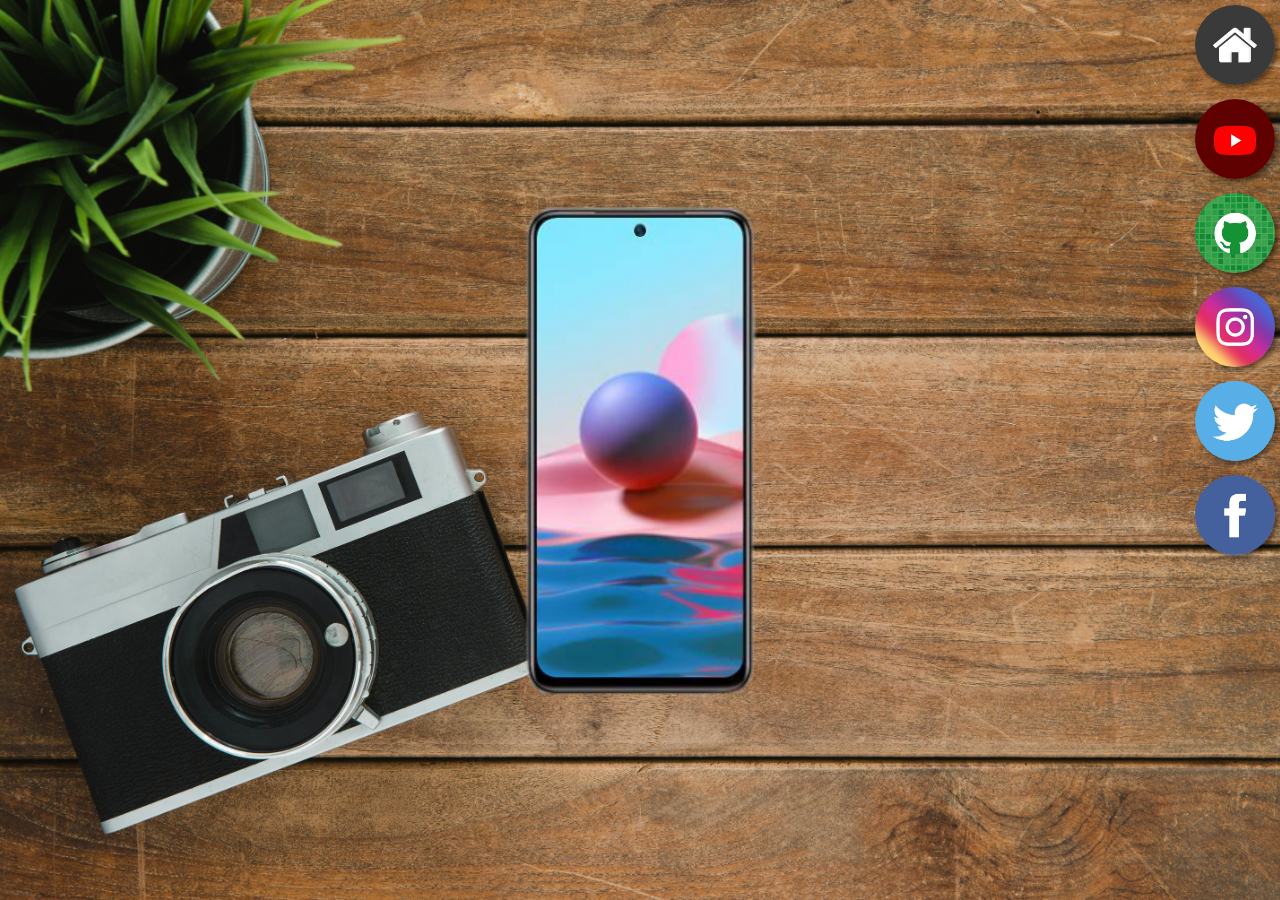
<file: index.html>
<!DOCTYPE html>
<html lang="pt-br">
<head>
    <meta charset="UTF-8">
    <meta name="viewport" content="width=device-width, initial-scale=1.0">
    <title>Projeto Redes Sociais (minha versão)</title>
    <link rel="stylesheet" href="estilos/style.css">
    <link rel="shortcut icon" href="favicon.ico" type="image/x-icon">
</head>
<body>
    <main>
        <section id="cll">
            <iframe id="tela" name="tela" src="home.html" frameborder="0"></iframe>
            <img src="imagens/camera.jpg" alt="camera do celular">
        </section>
        <section id="btrs">
            <a href="home.html" target="tela">
                <img src="imagens/logo-home.jpg" alt="Tela Home">
            </a> <br>
            <a href="rs/youtube.html" target="tela">
                <img src="imagens/logo-youtube.jpg" alt="youtube">
            </a> <br>
            <a href="rs/github.html" target="tela">
                <img src="imagens/logo-github.jpg" alt="GitHub">
            </a> <br>
            <a href="rs/instagram.html" target="tela">
                <img src="imagens/logo-instagram.jpg" alt="Instagram">
            </a> <br>
            <a href="rs/twitter.html" target="tela">
                <img src="imagens/logo-twitter.jpg" alt="Twitter">
            </a> <br>
            <a href="rs/facebook.html" target="tela">
                <img src="imagens/logo-facebook.jpg" alt="Facebook">
            </a>
        </section>
    </main>
</body>
</html>
</file>
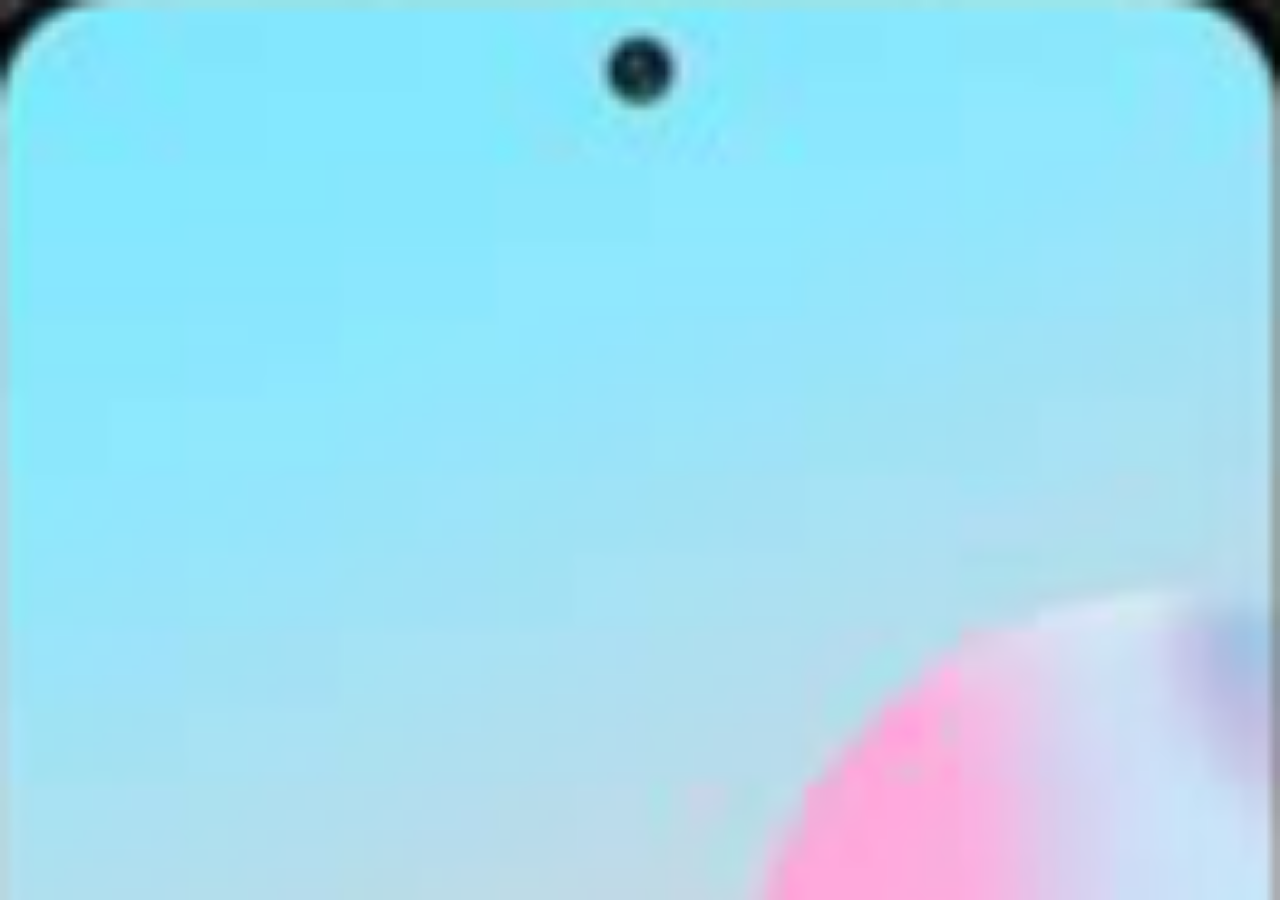
<file: home.html>
<!DOCTYPE html>
<html lang="pt-br">
<head>
    <meta charset="UTF-8">
    <meta name="viewport" content="width=device-width, initial-scale=1.0">
    <title></title>
    <style>
        *{
            margin: 0;
            padding: 0;
            box-sizing: border-box;
        }
        body{
            height: 100vh;
            width: 100vw;
            background-image: url('imagens/IMG_20240122_100325.png');
            background-repeat: no-repeat;
            background-position: top center;
            background-size: cover;
            background-color: black;
        }
    </style>
</head>
<body>
    
</body>
</html>
</file>
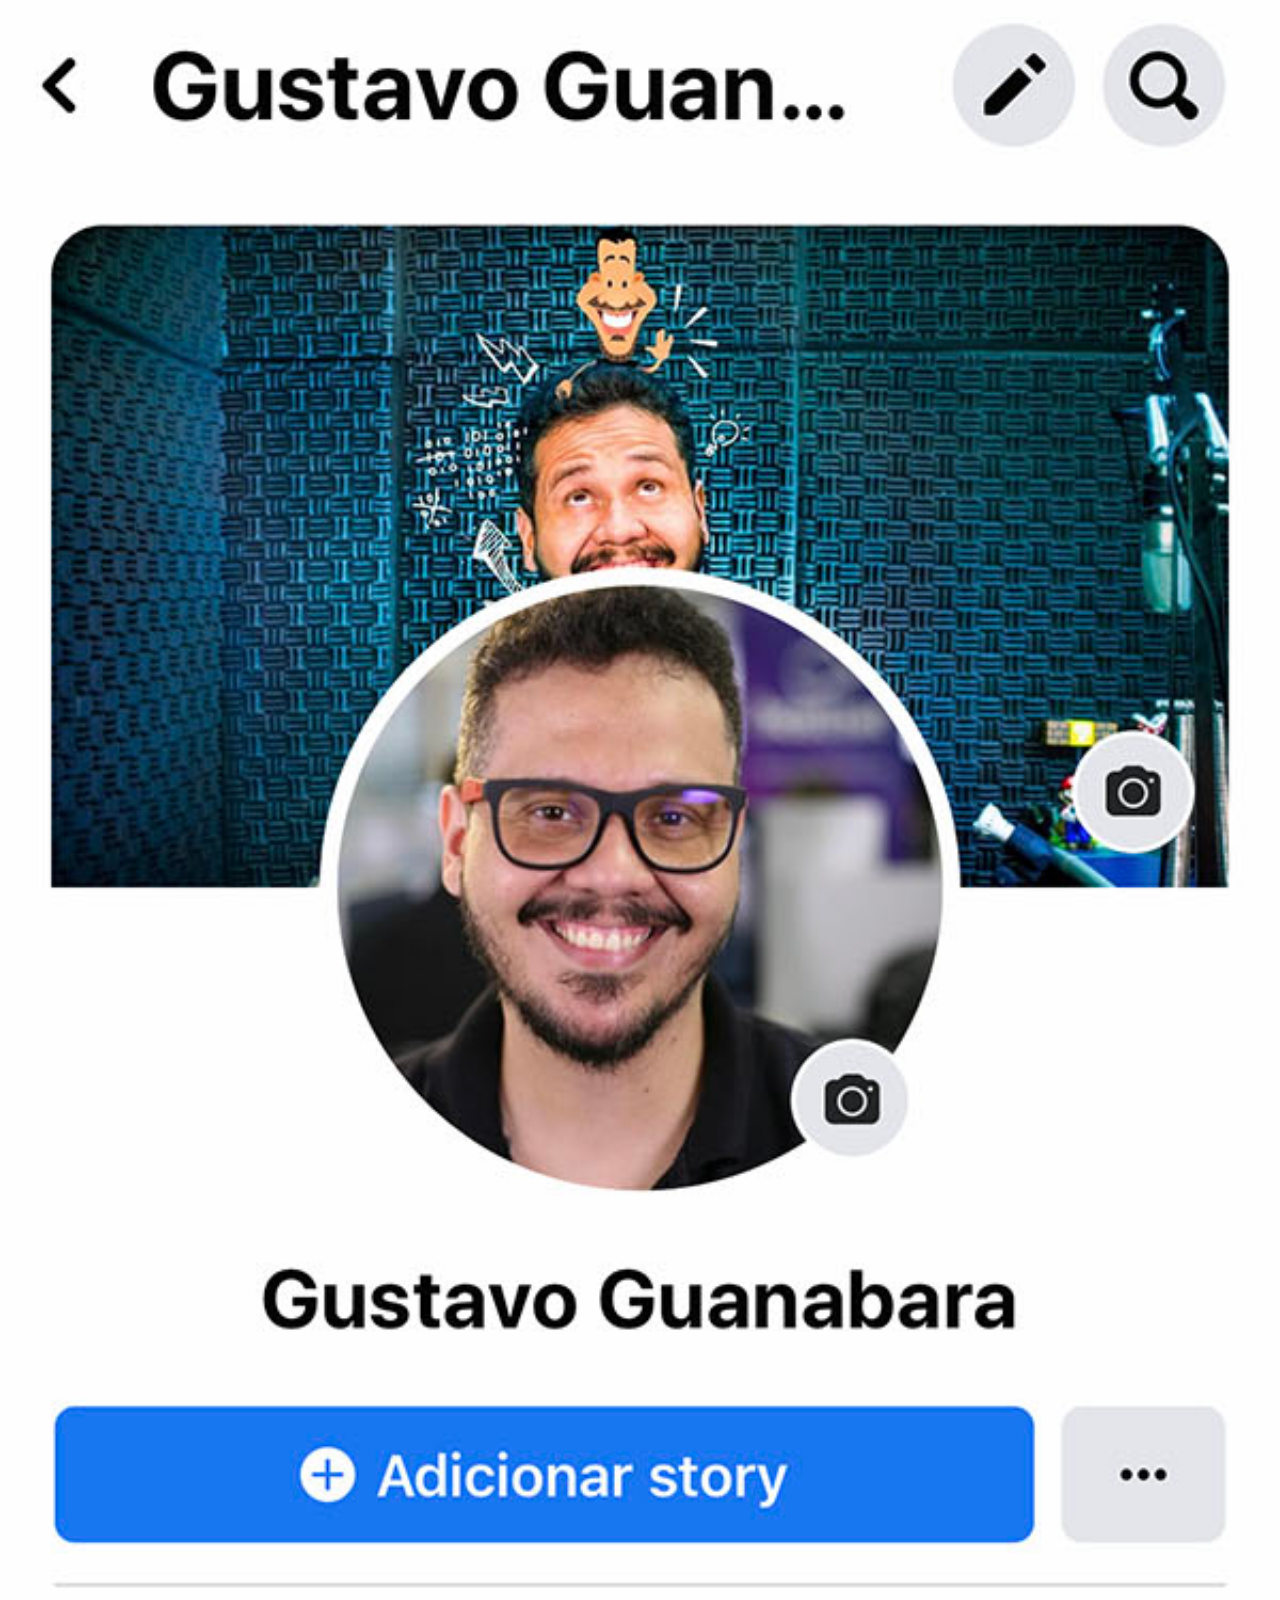
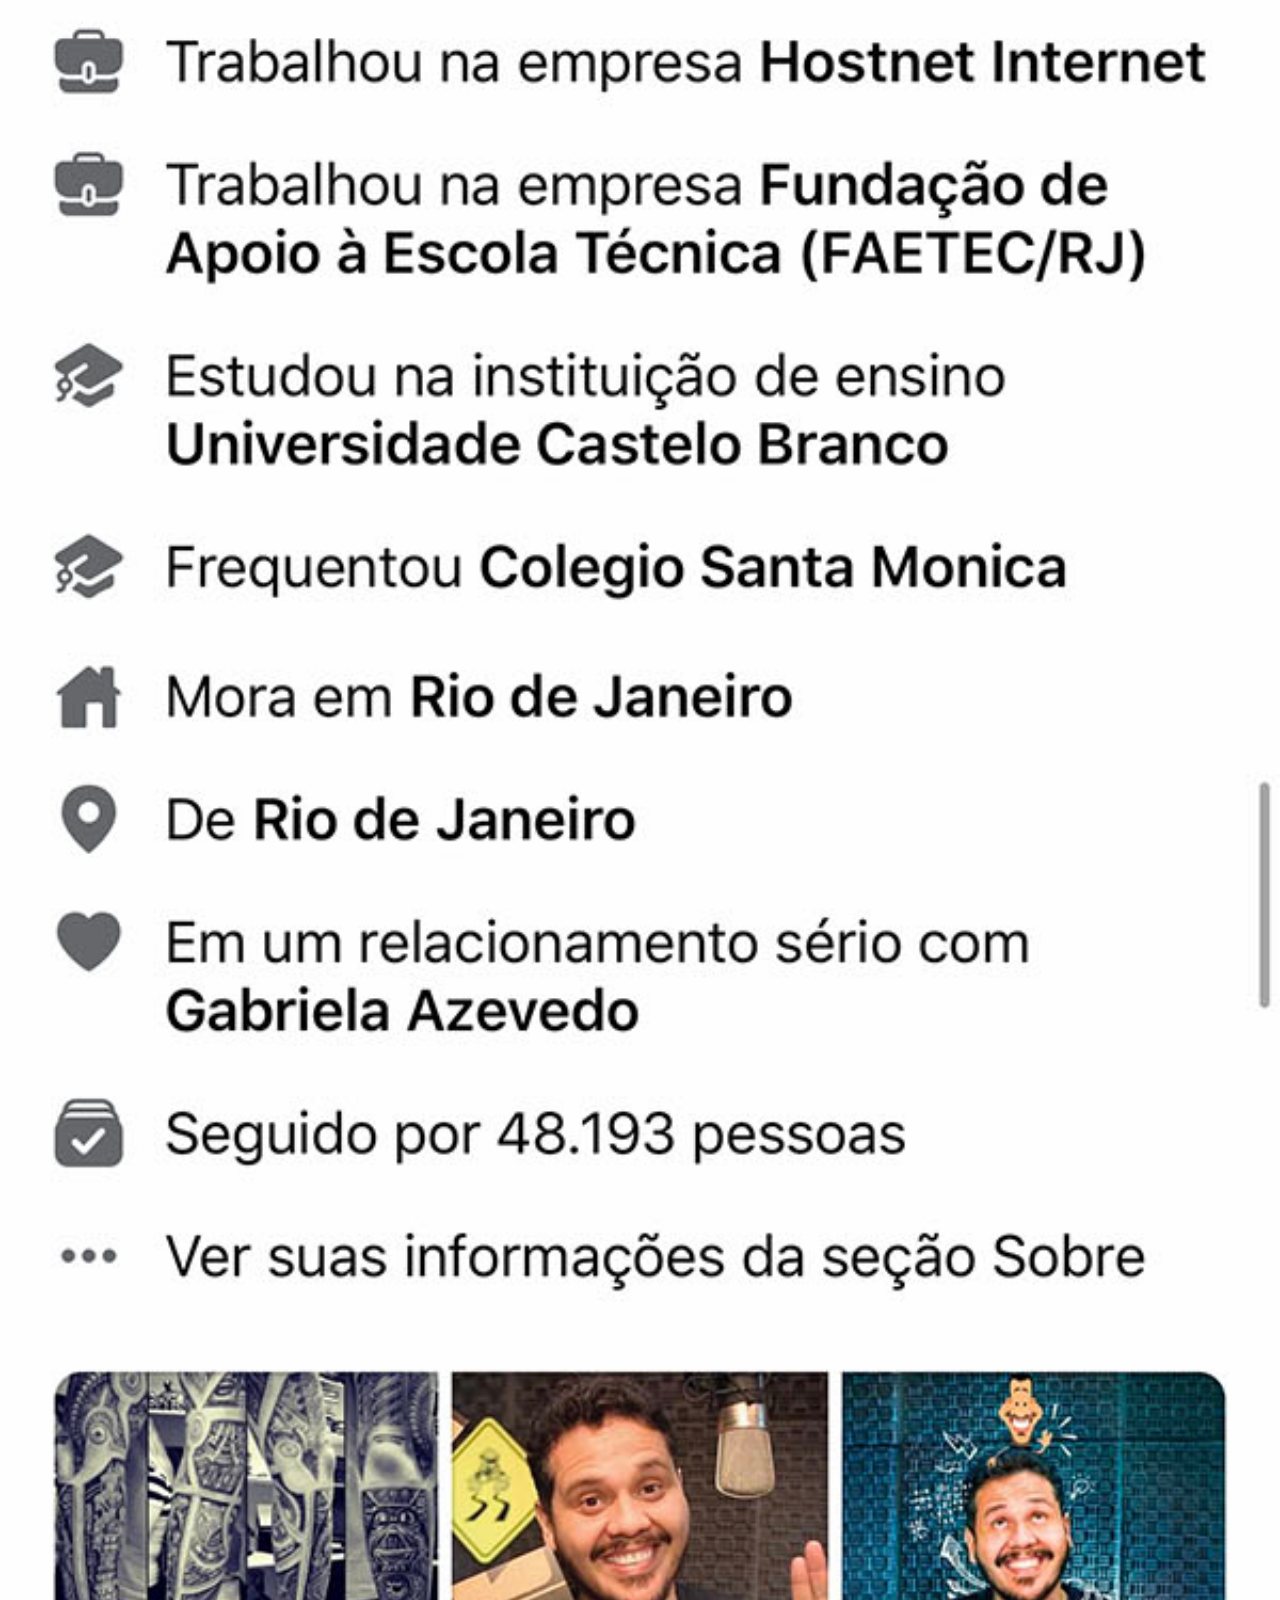
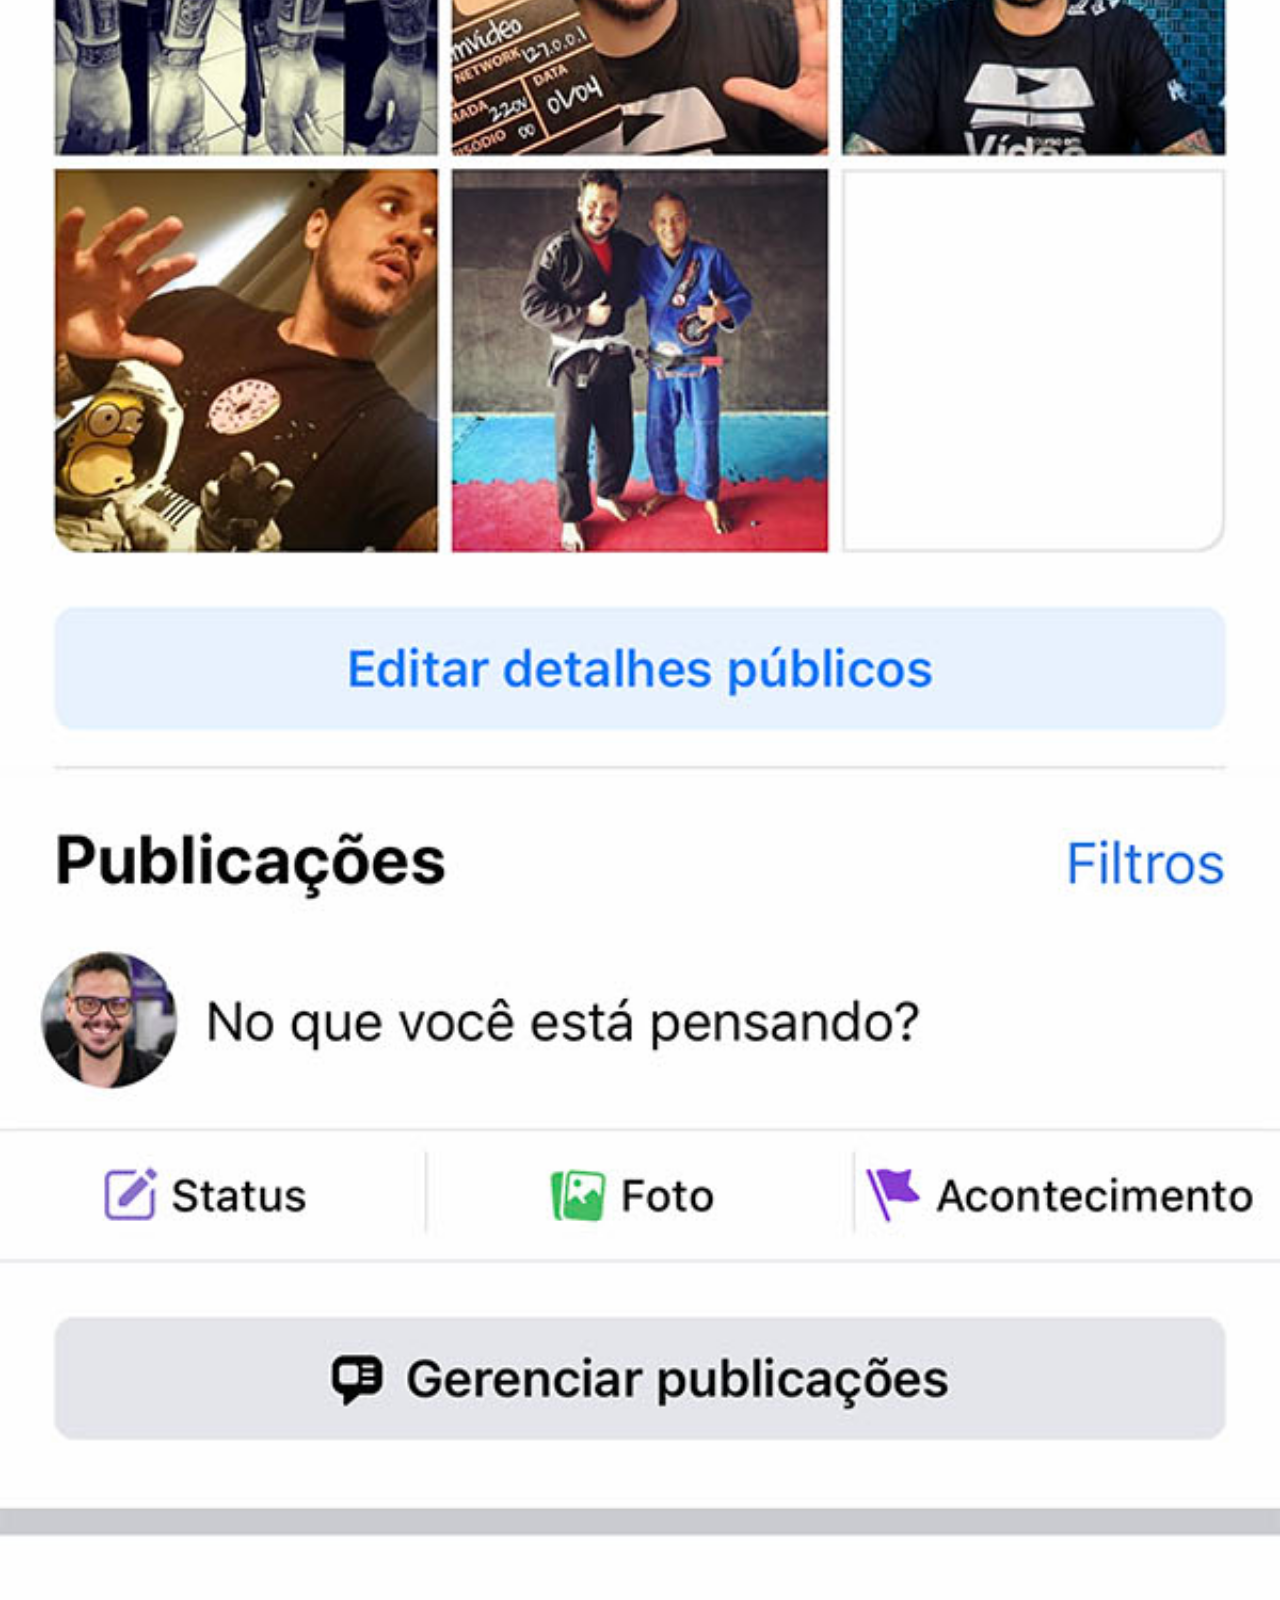
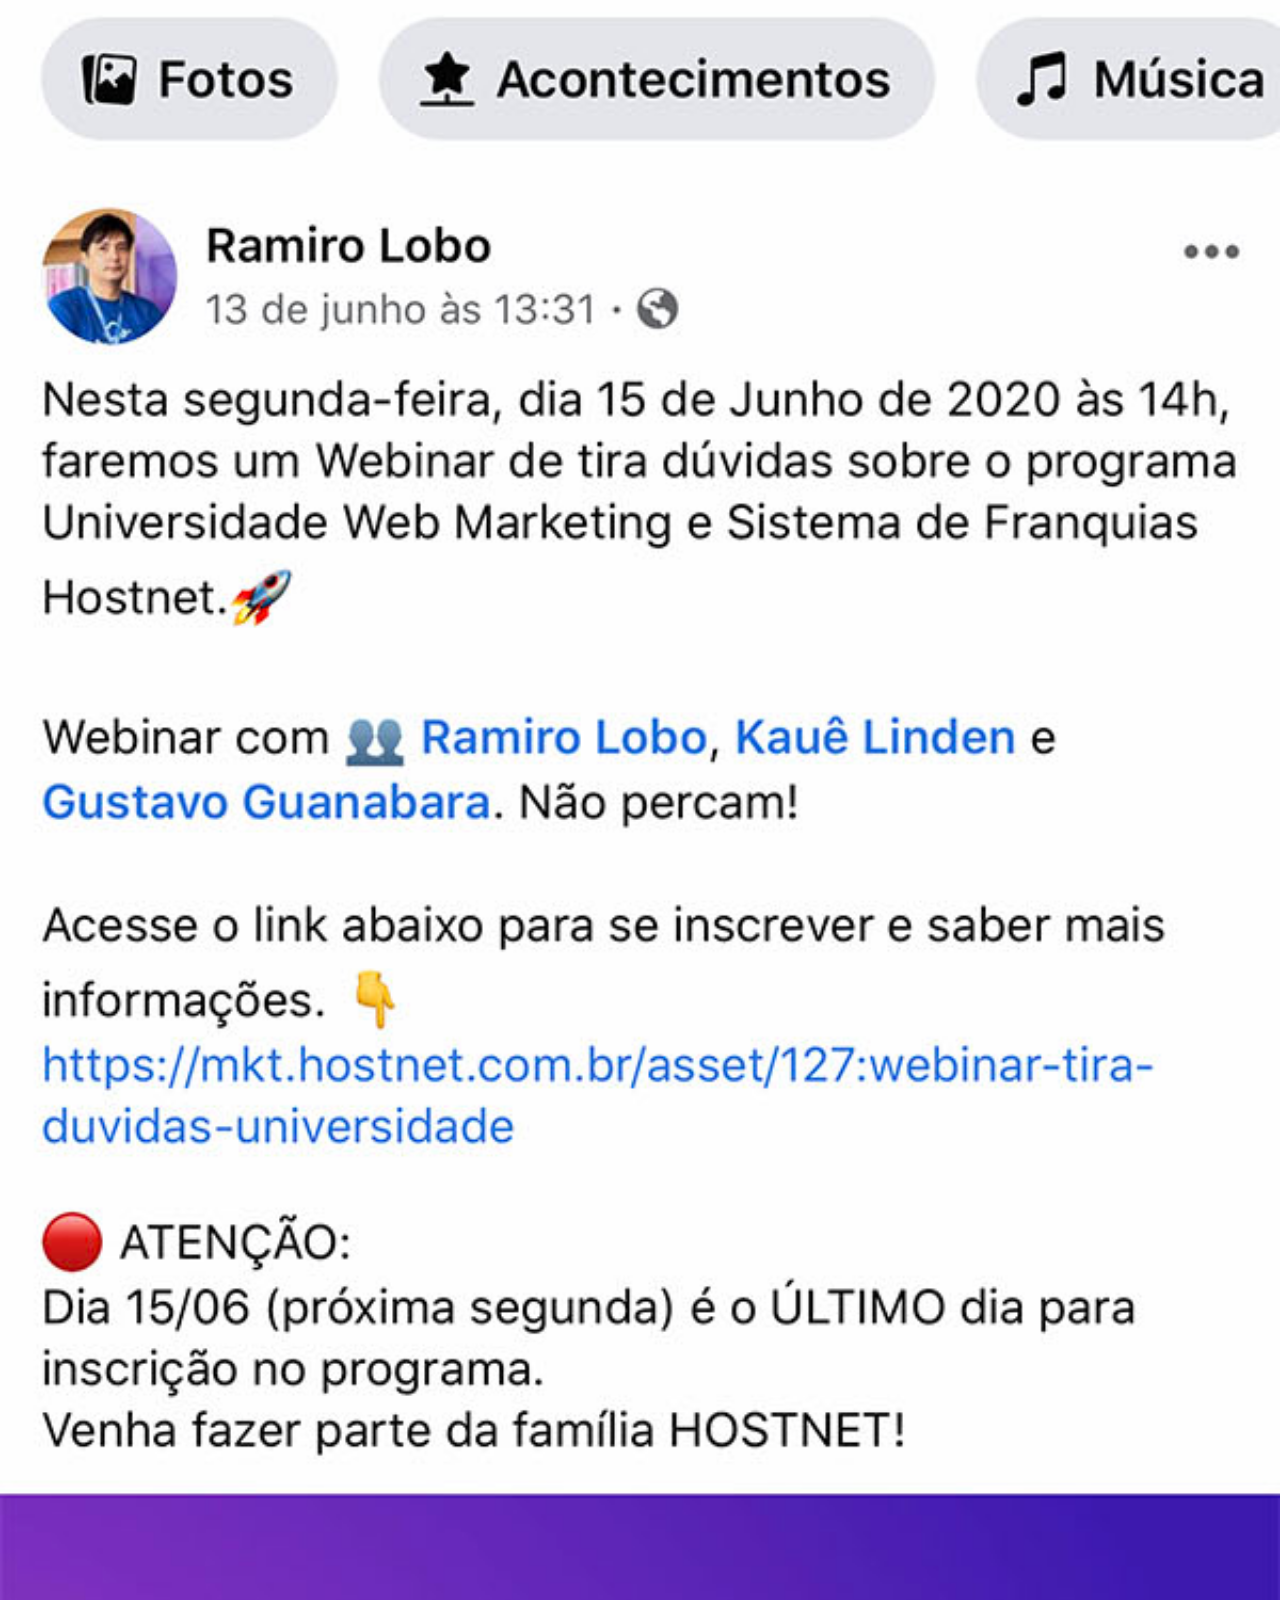
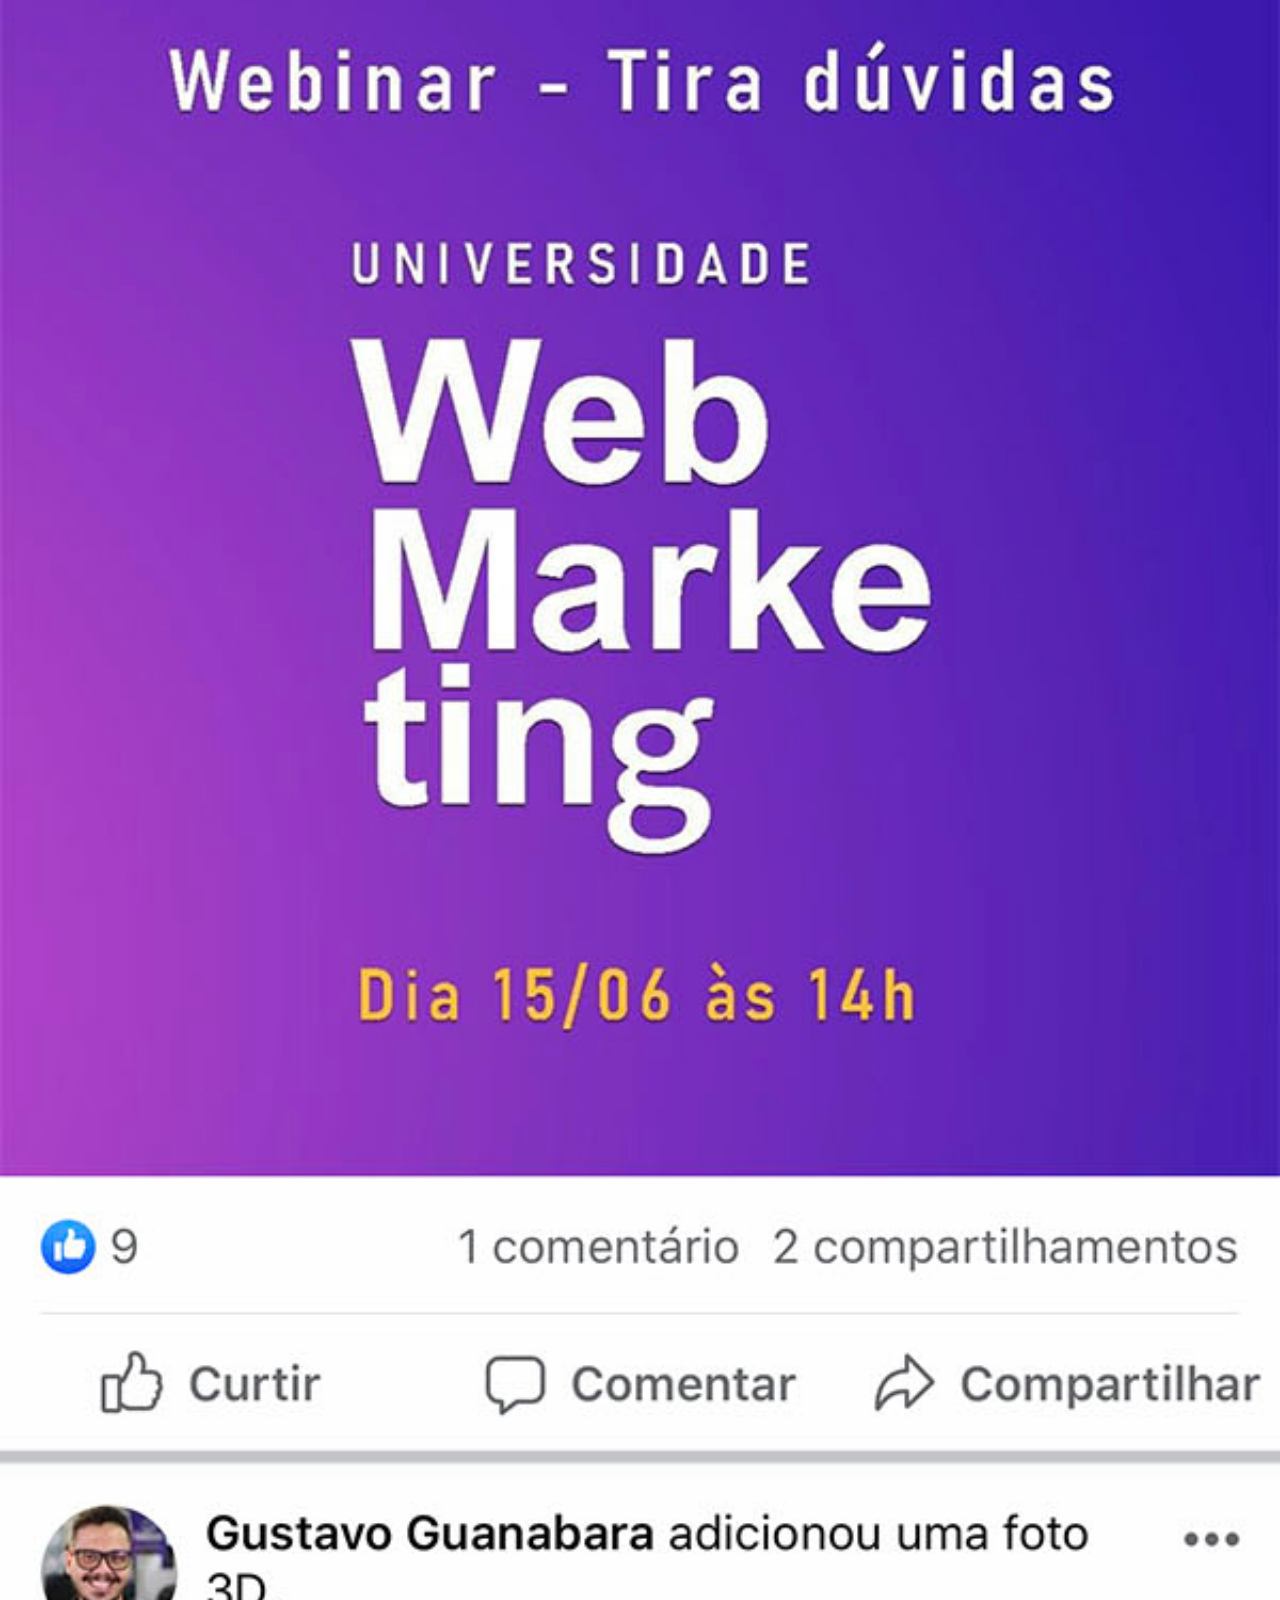
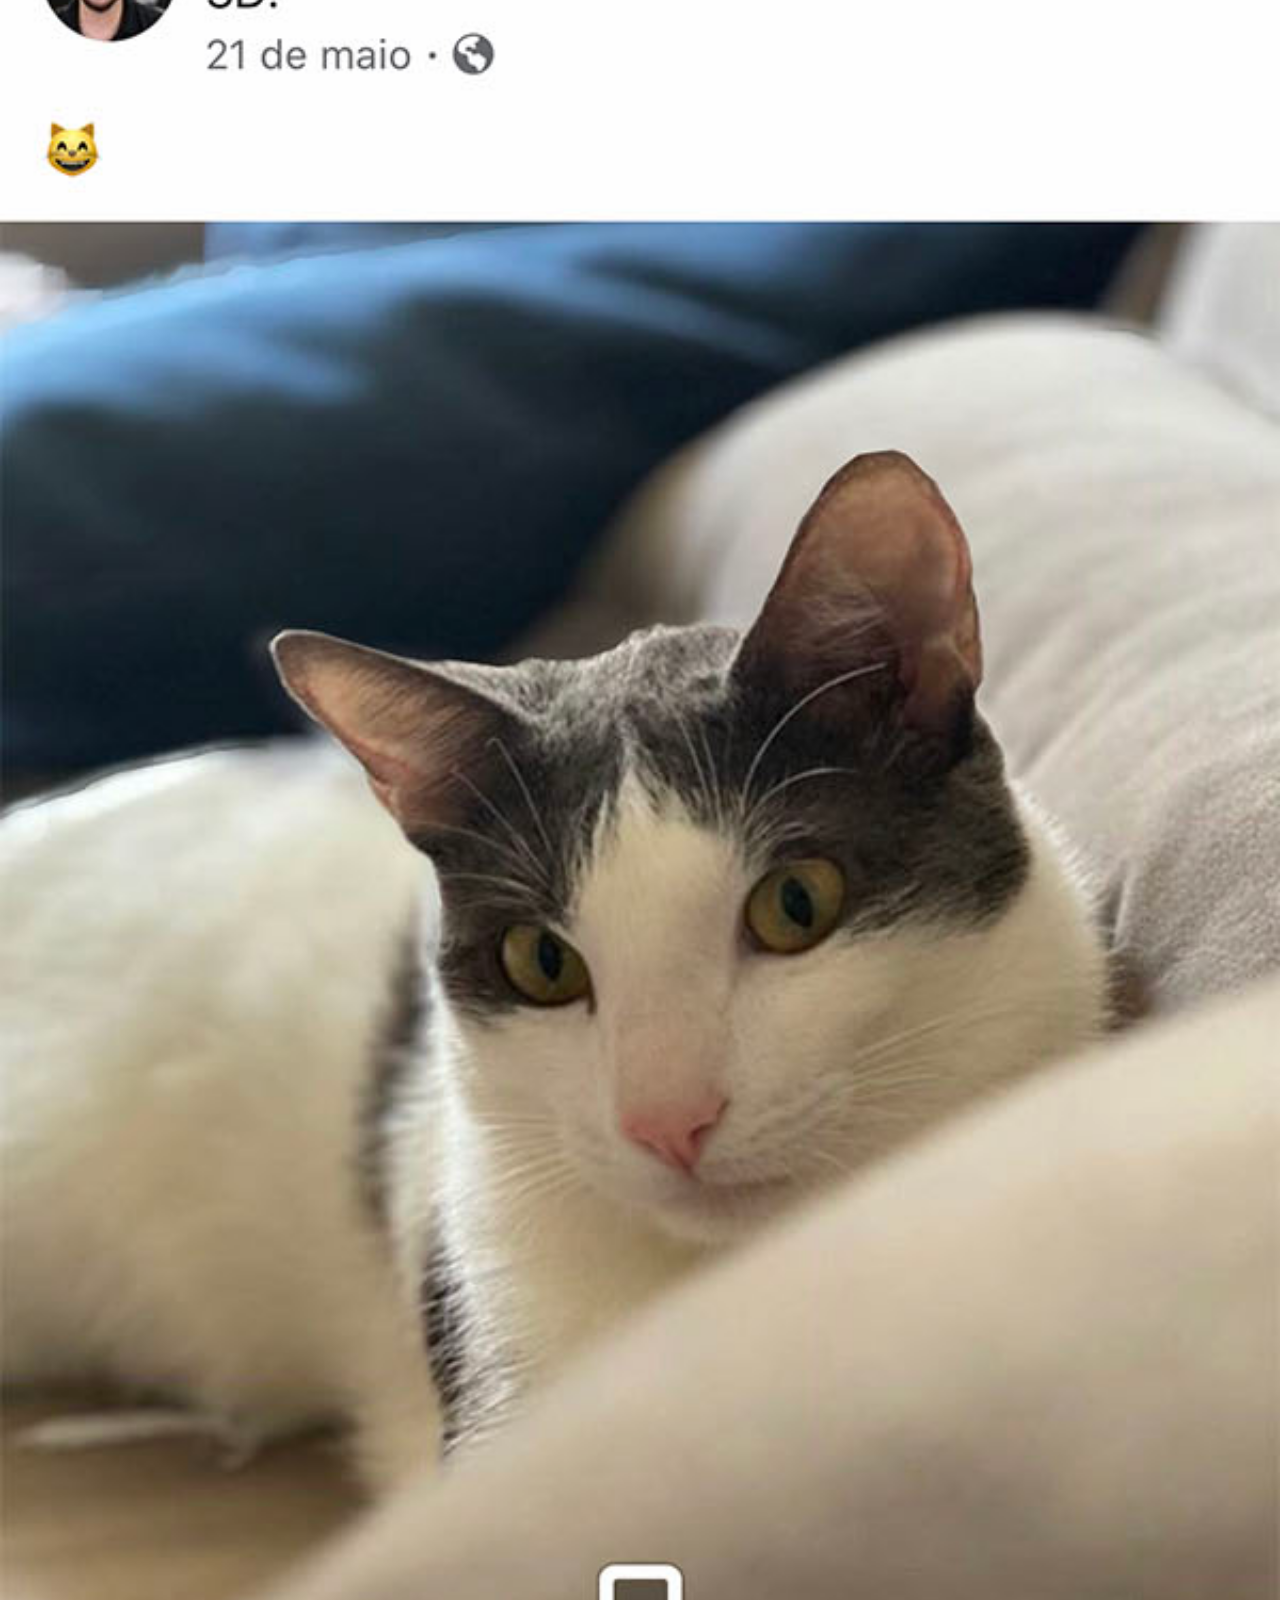
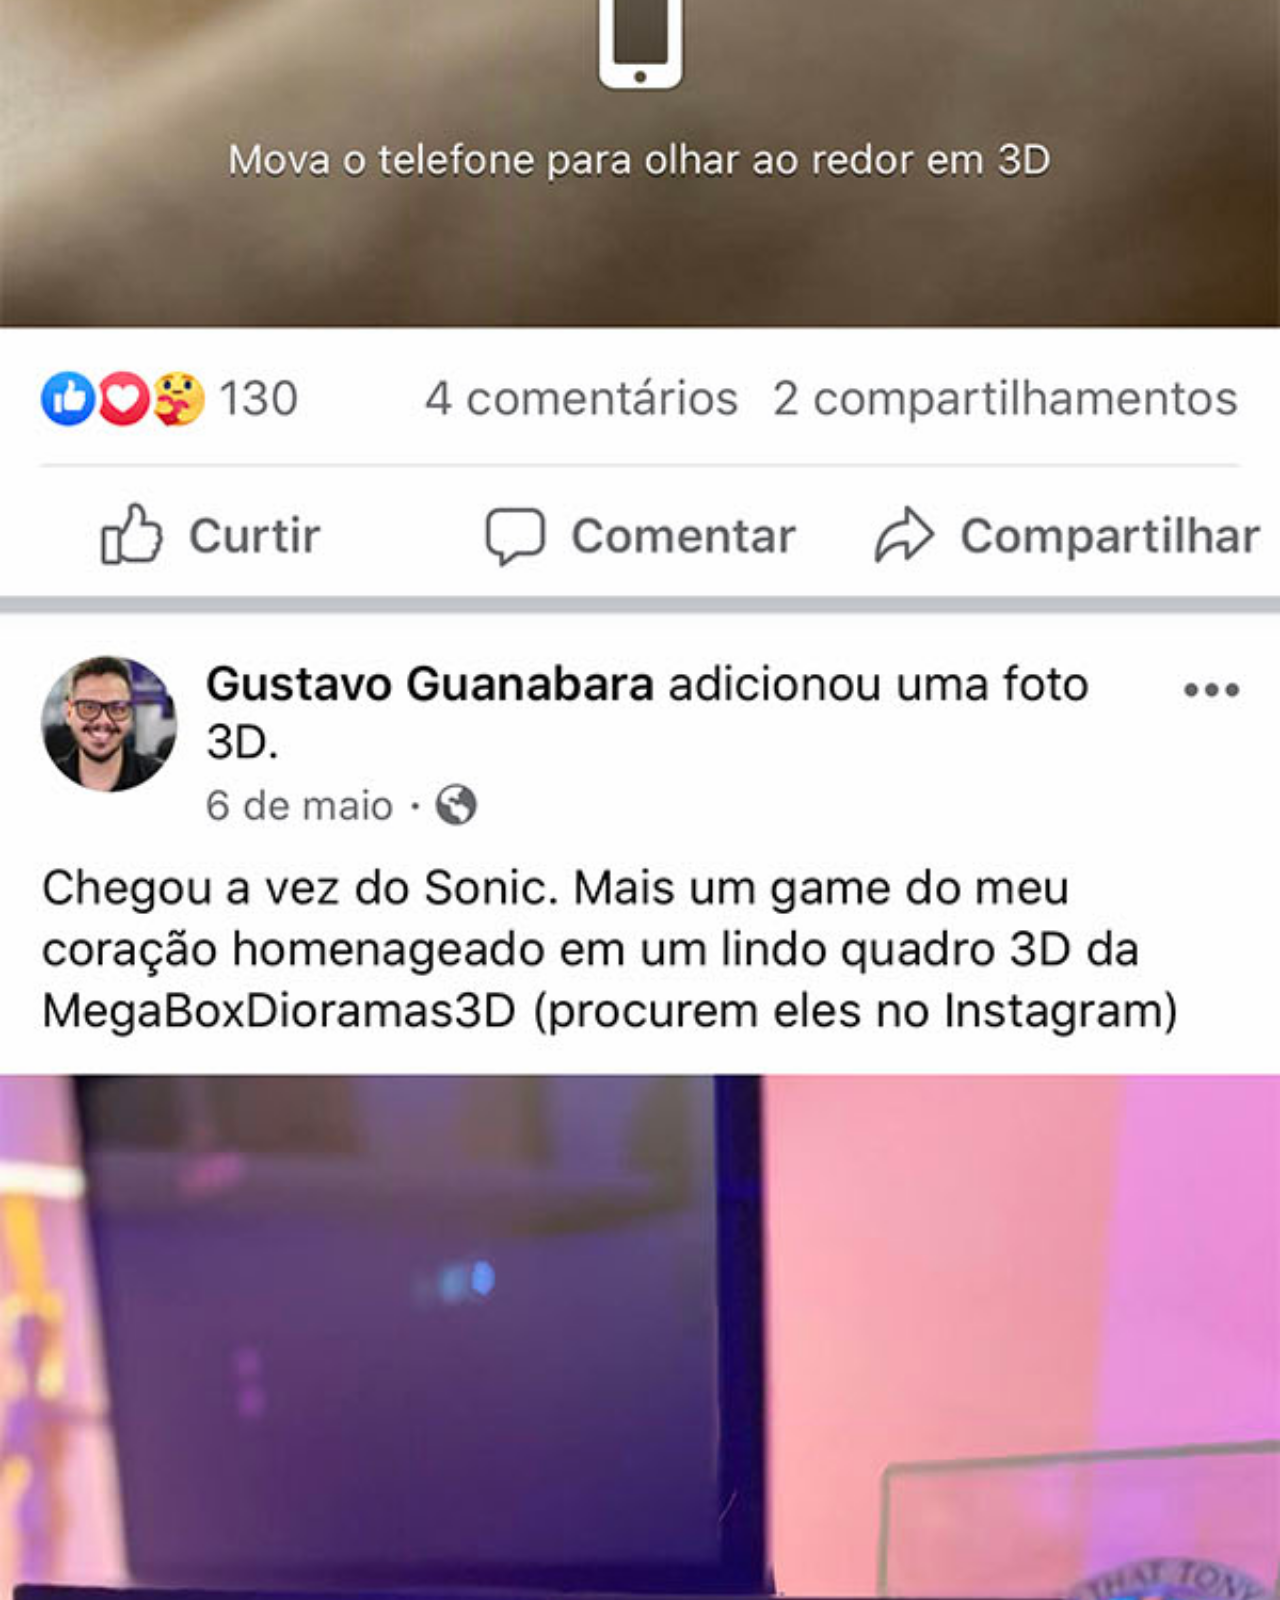
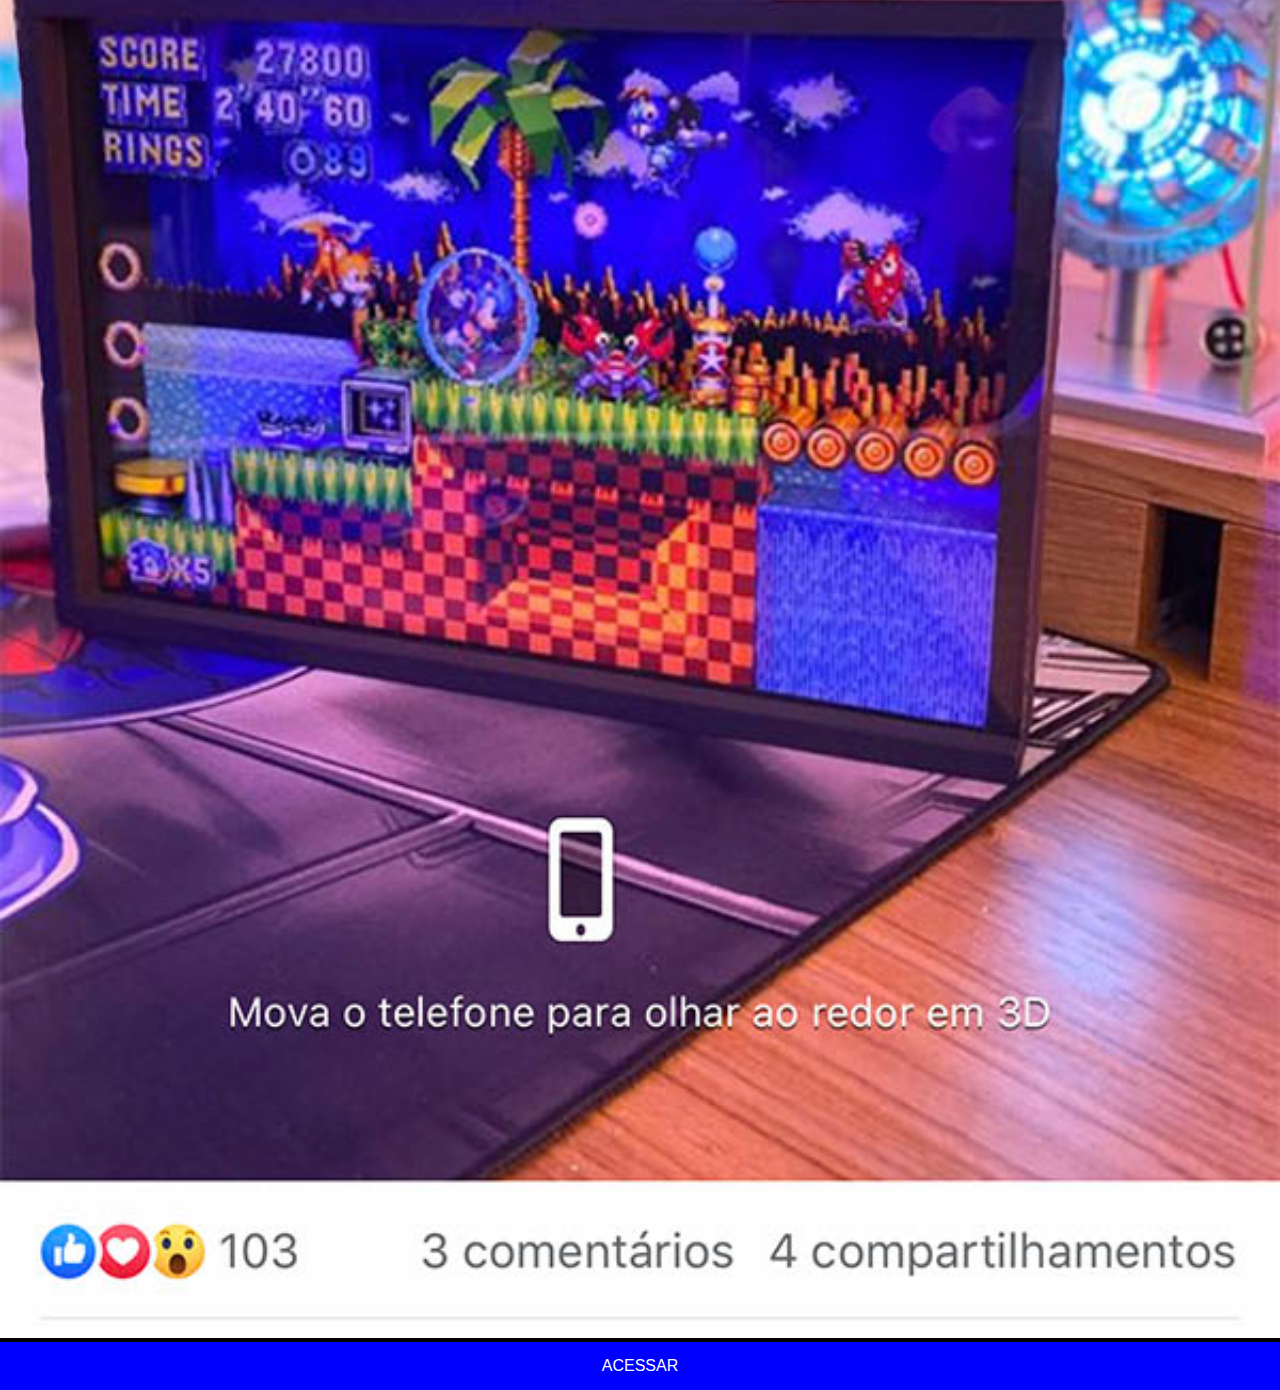
<file: rs/facebook.html>
<!DOCTYPE html>
<html lang="pt-br">
<head>
    <meta charset="UTF-8">
    <meta name="viewport" content="width=device-width, initial-scale=1.0">
    <title></title>
    <link rel="stylesheet" href="../estilos/rs.css">
</head>
<body>
    <img src="../imagens/tela-facebook.jpg" alt="Tela do Facebook em imagem">
    <a href="https://facebook.com/gustavoguanabara" target="_blank">ACESSAR</a>
</body>
</html>
</file>
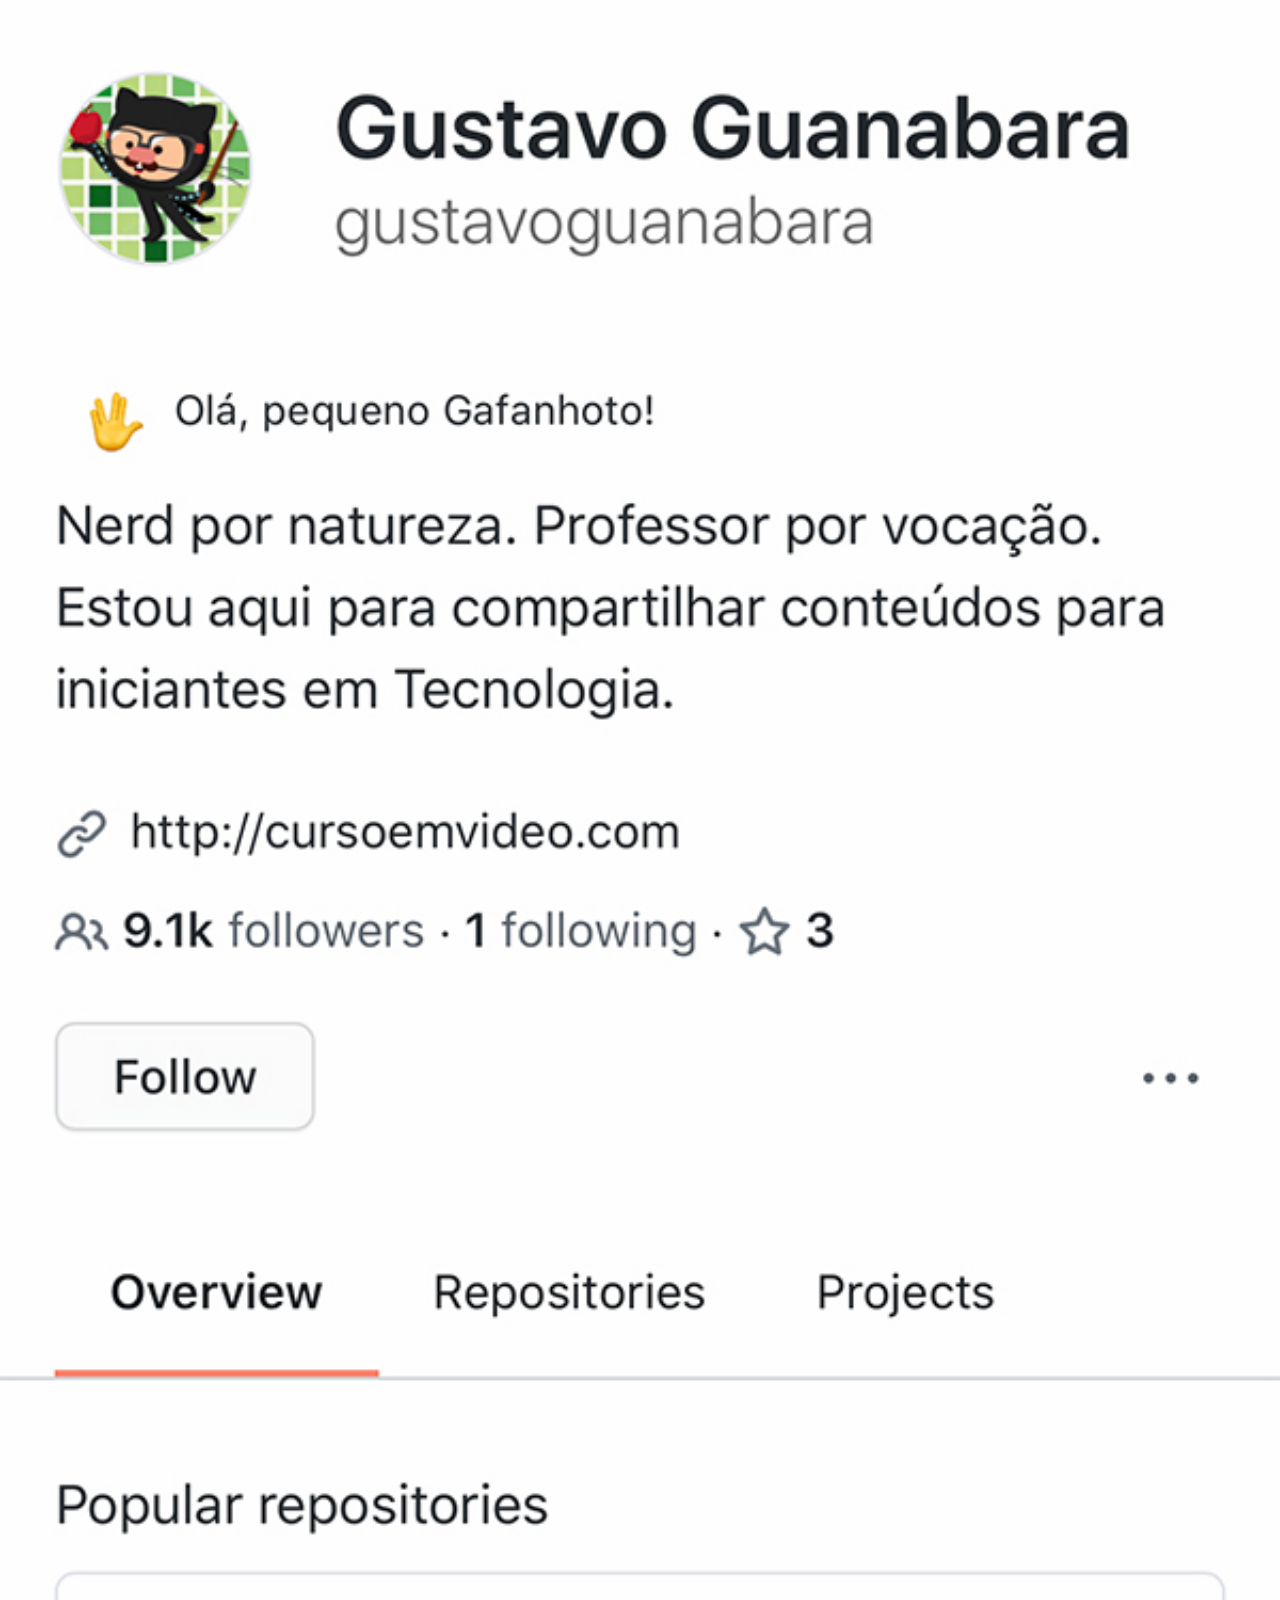
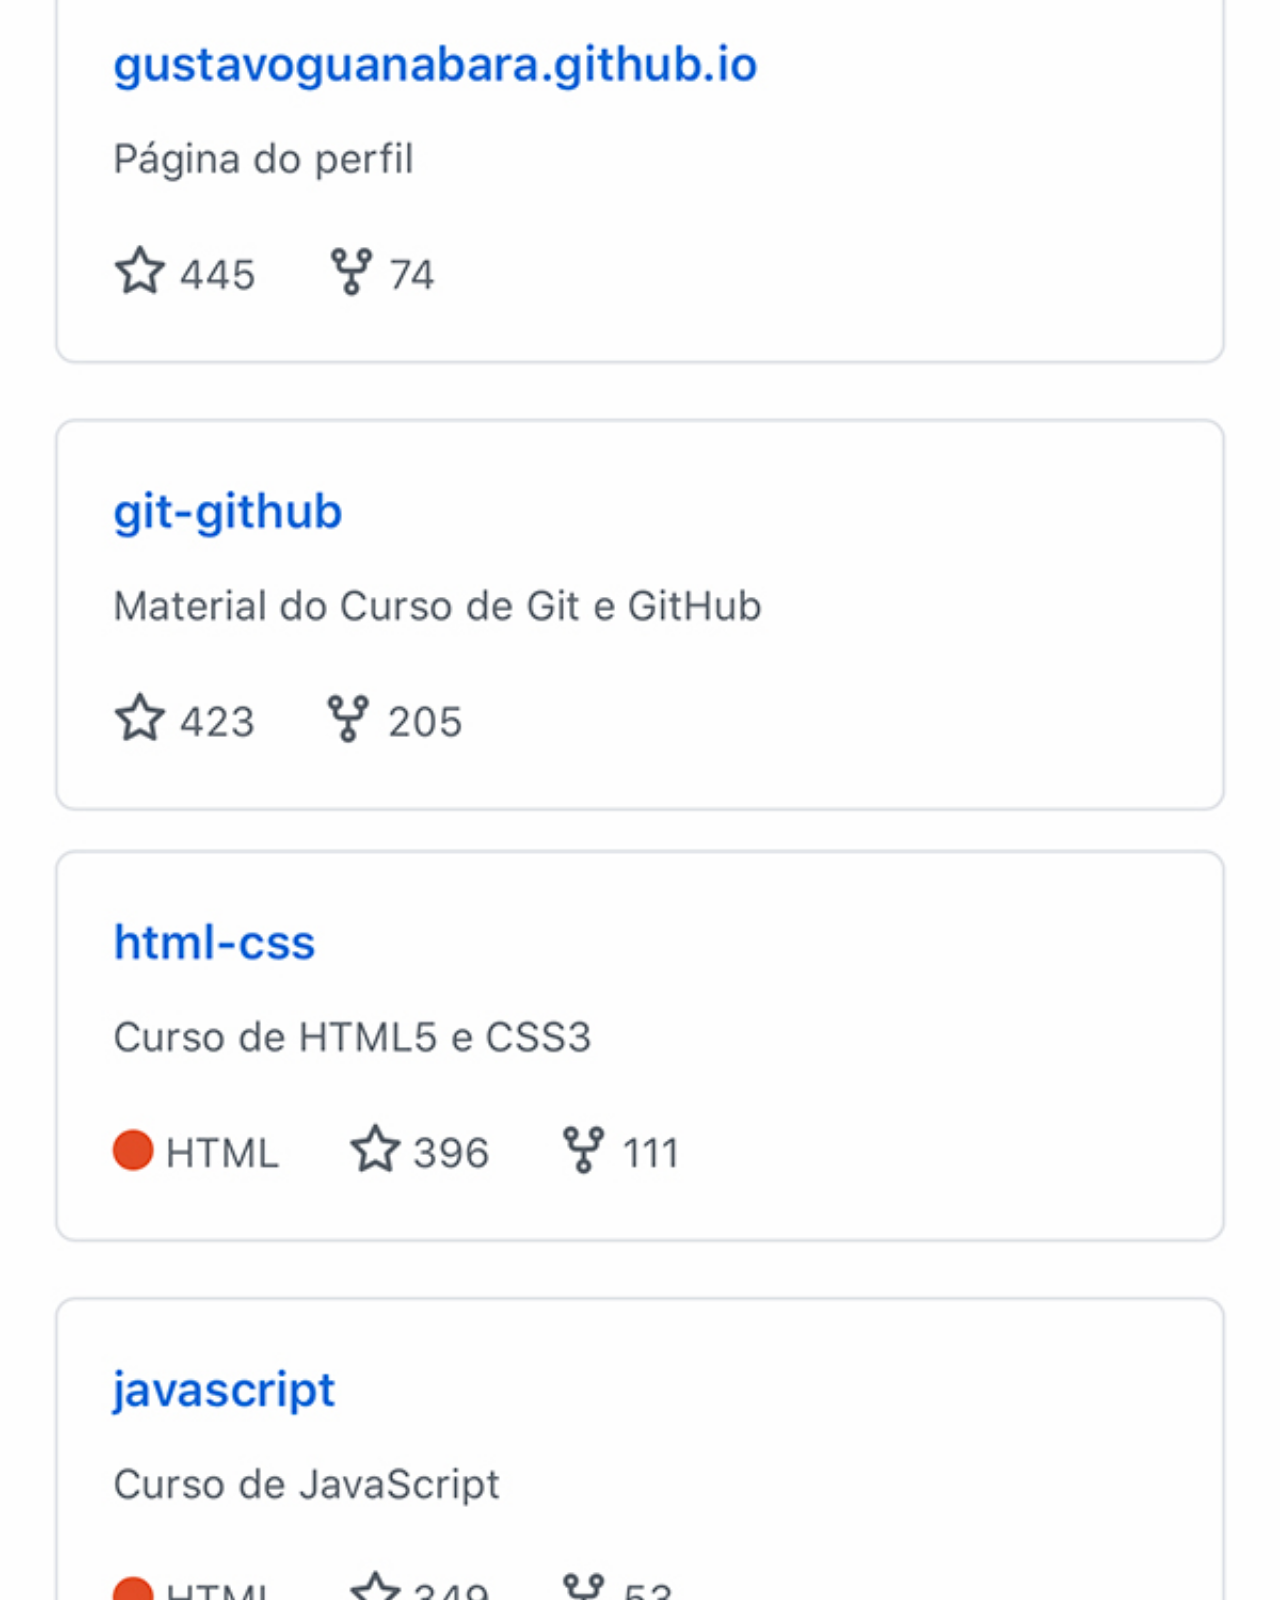
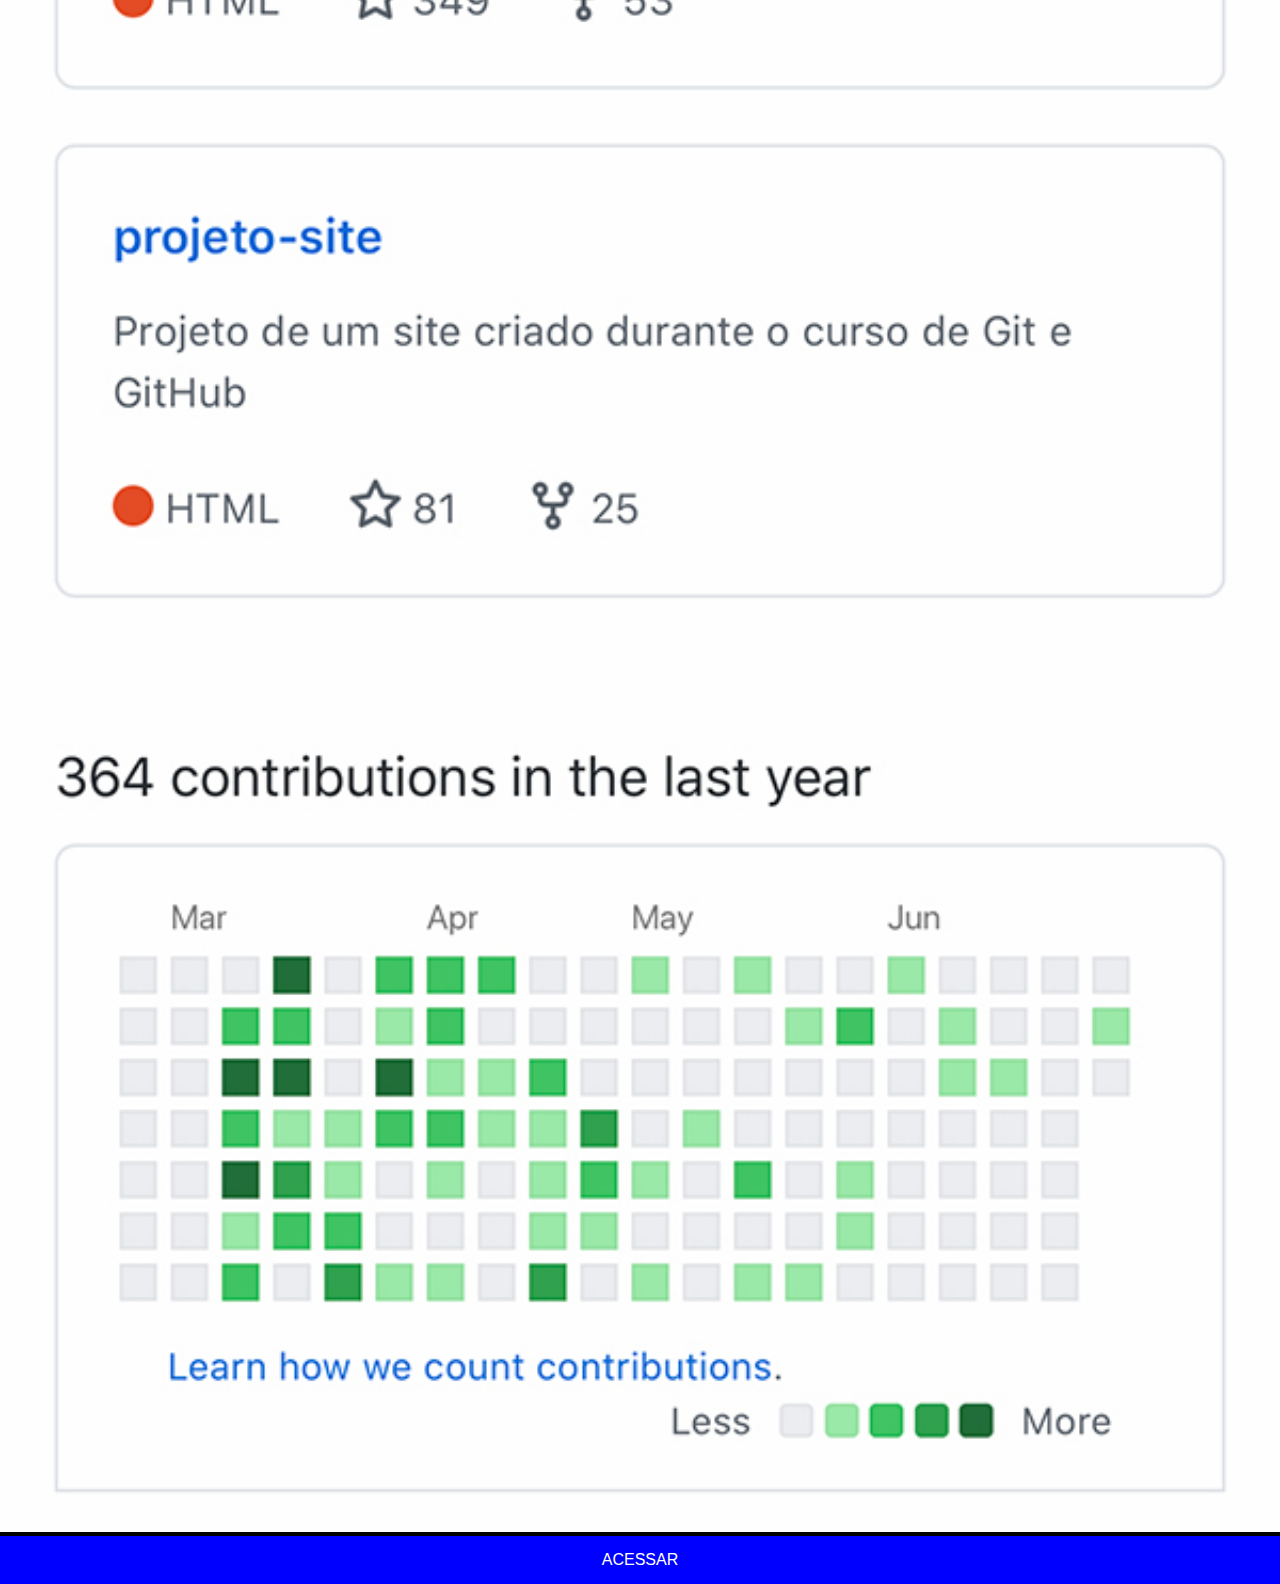
<file: rs/github.html>
<!DOCTYPE html>
<html lang="pt-br">
<head>
    <meta charset="UTF-8">
    <meta name="viewport" content="width=device-width, initial-scale=1.0">
    <title></title>
    <link rel="stylesheet" href="../estilos/rs.css">
</head>
<body>
    <img src="../imagens/tela-github.jpg" alt="Tela do GitHub em imagem">
    <a href="https://gustavoguanabara.github.io" target="_blank">ACESSAR</a>
</body>
</html>
</file>
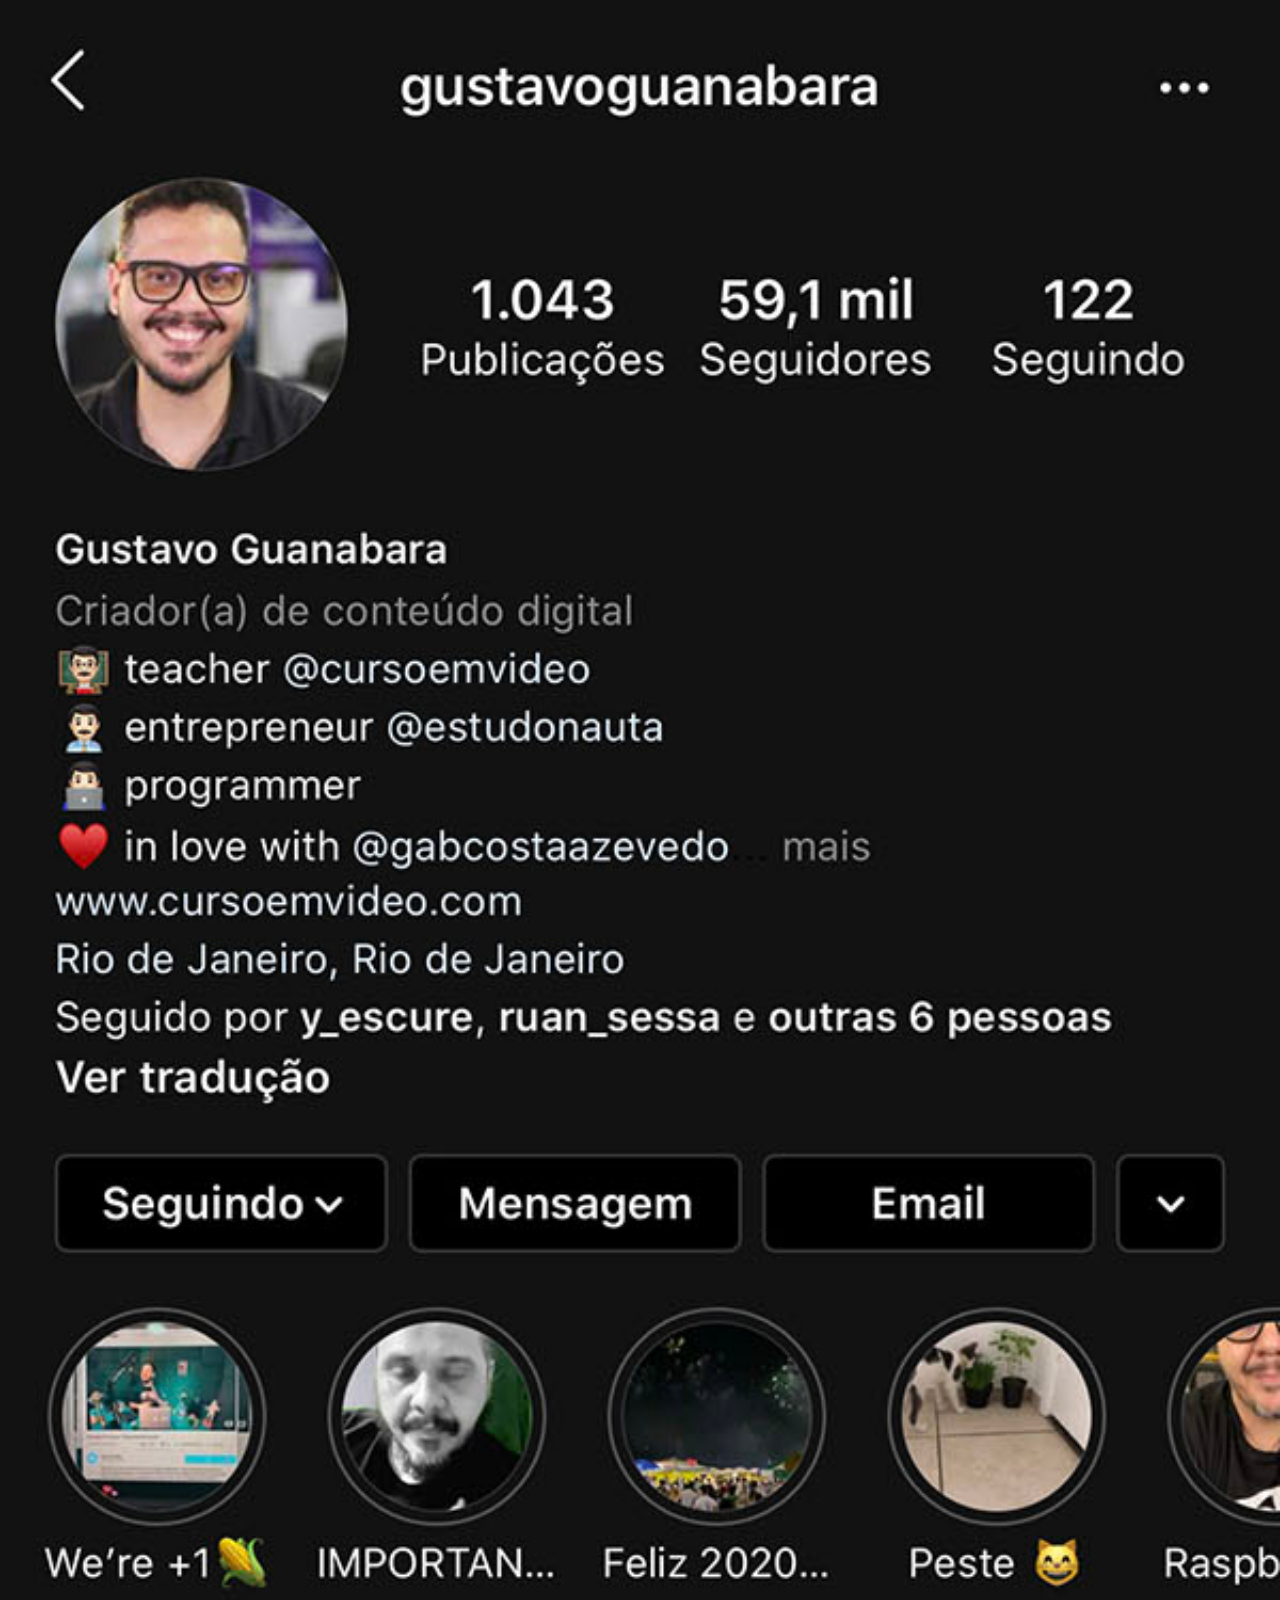
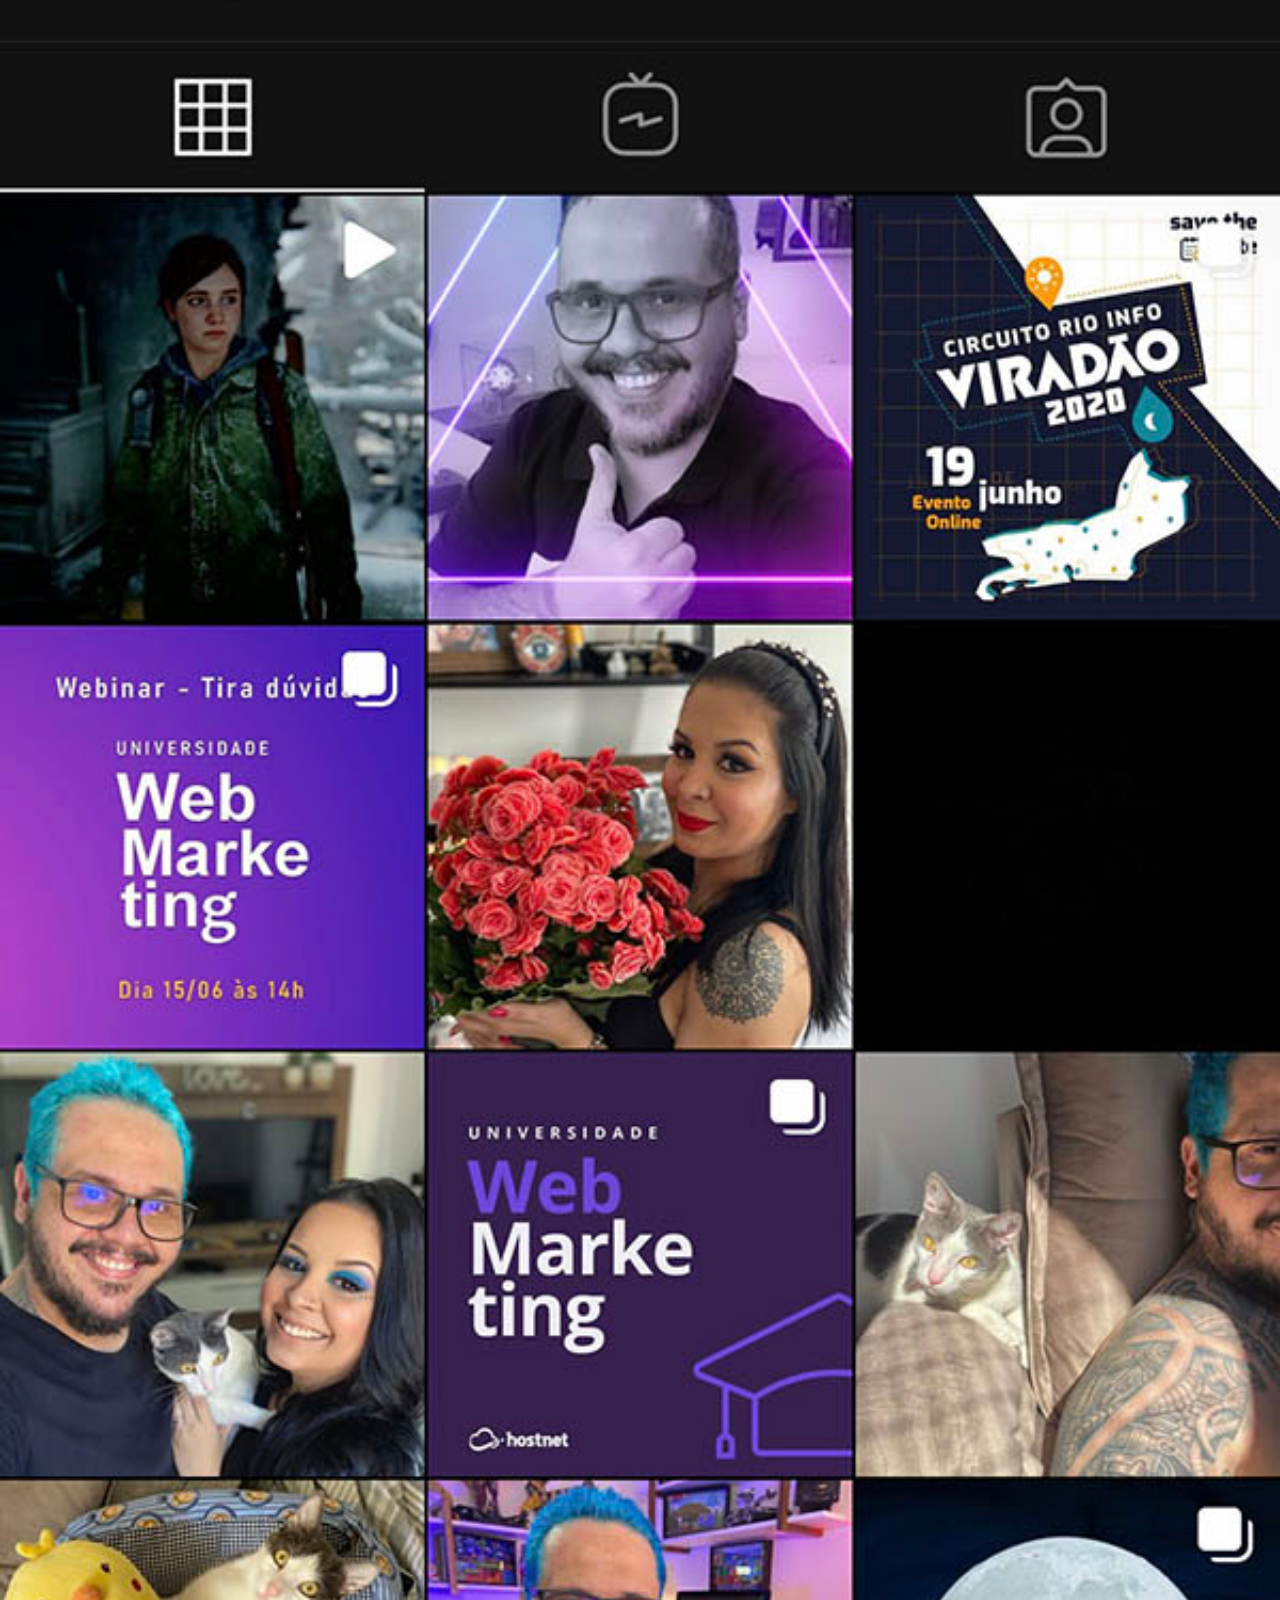
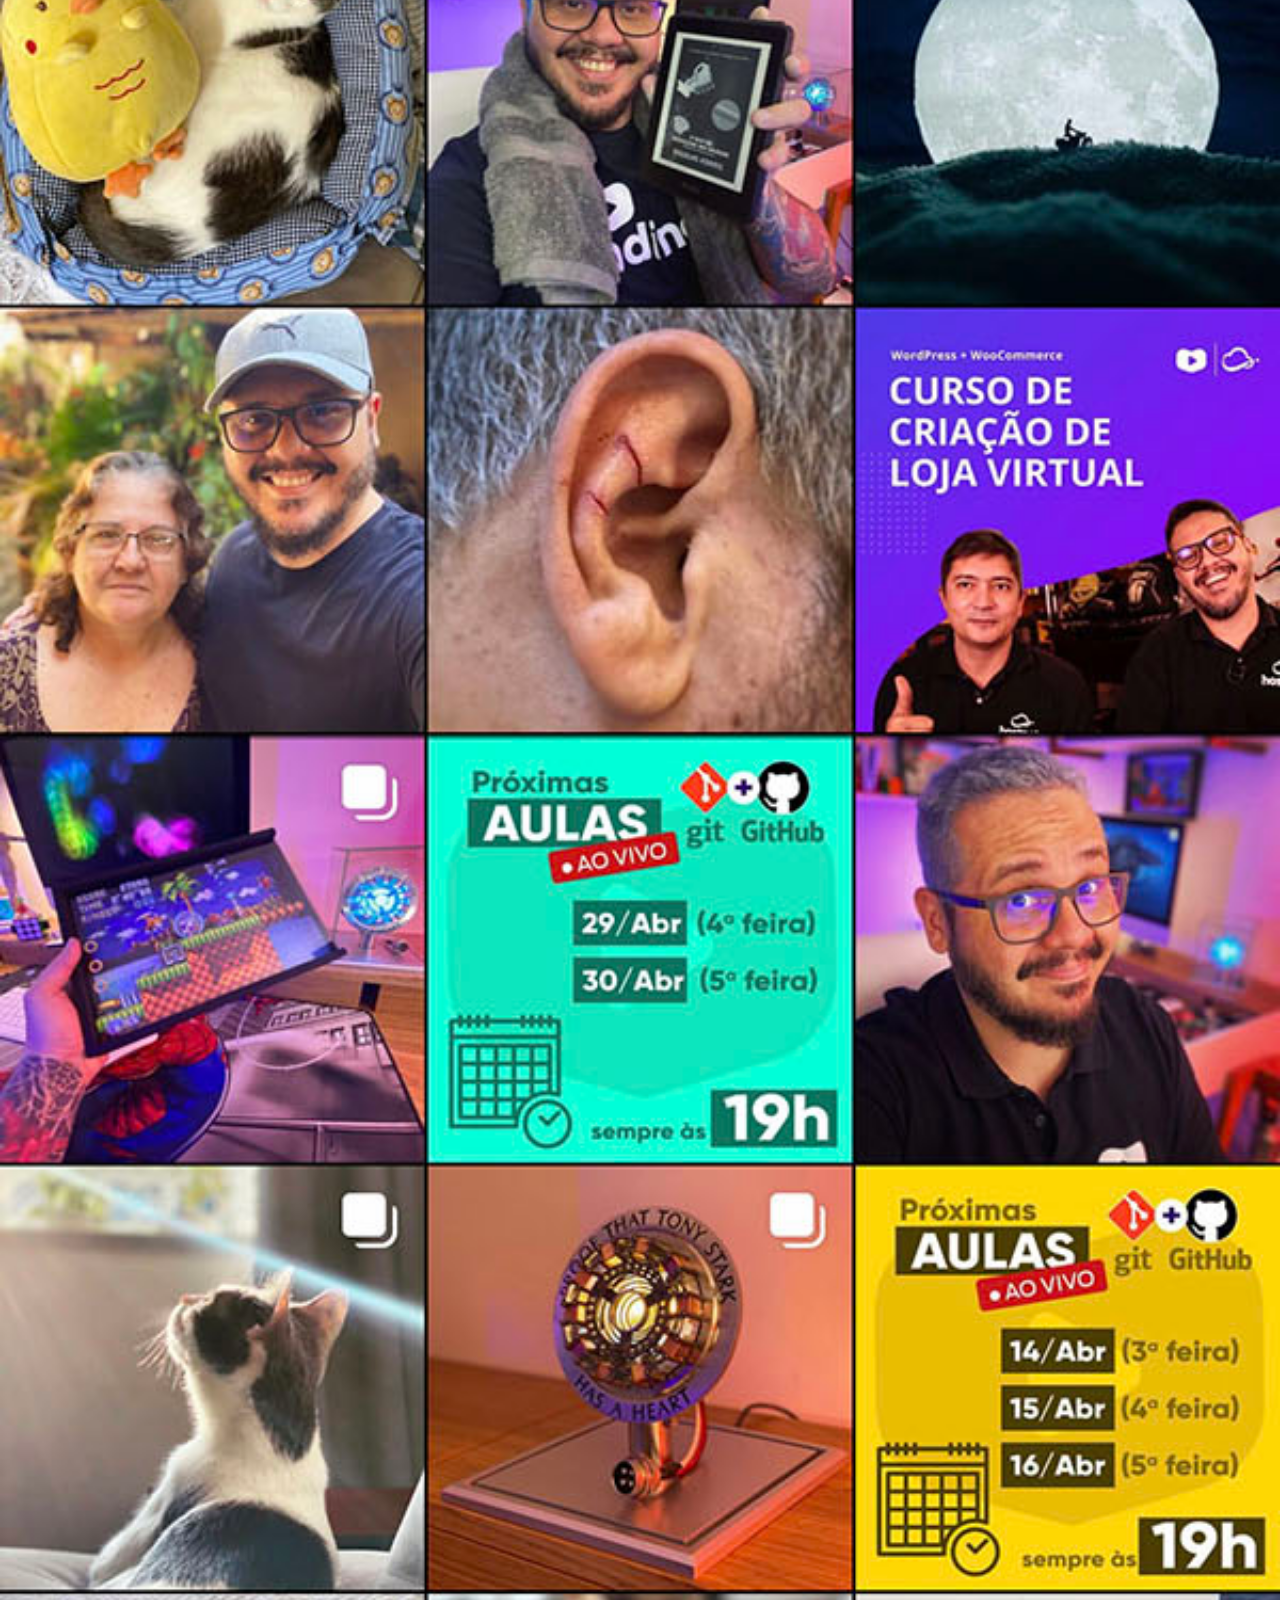
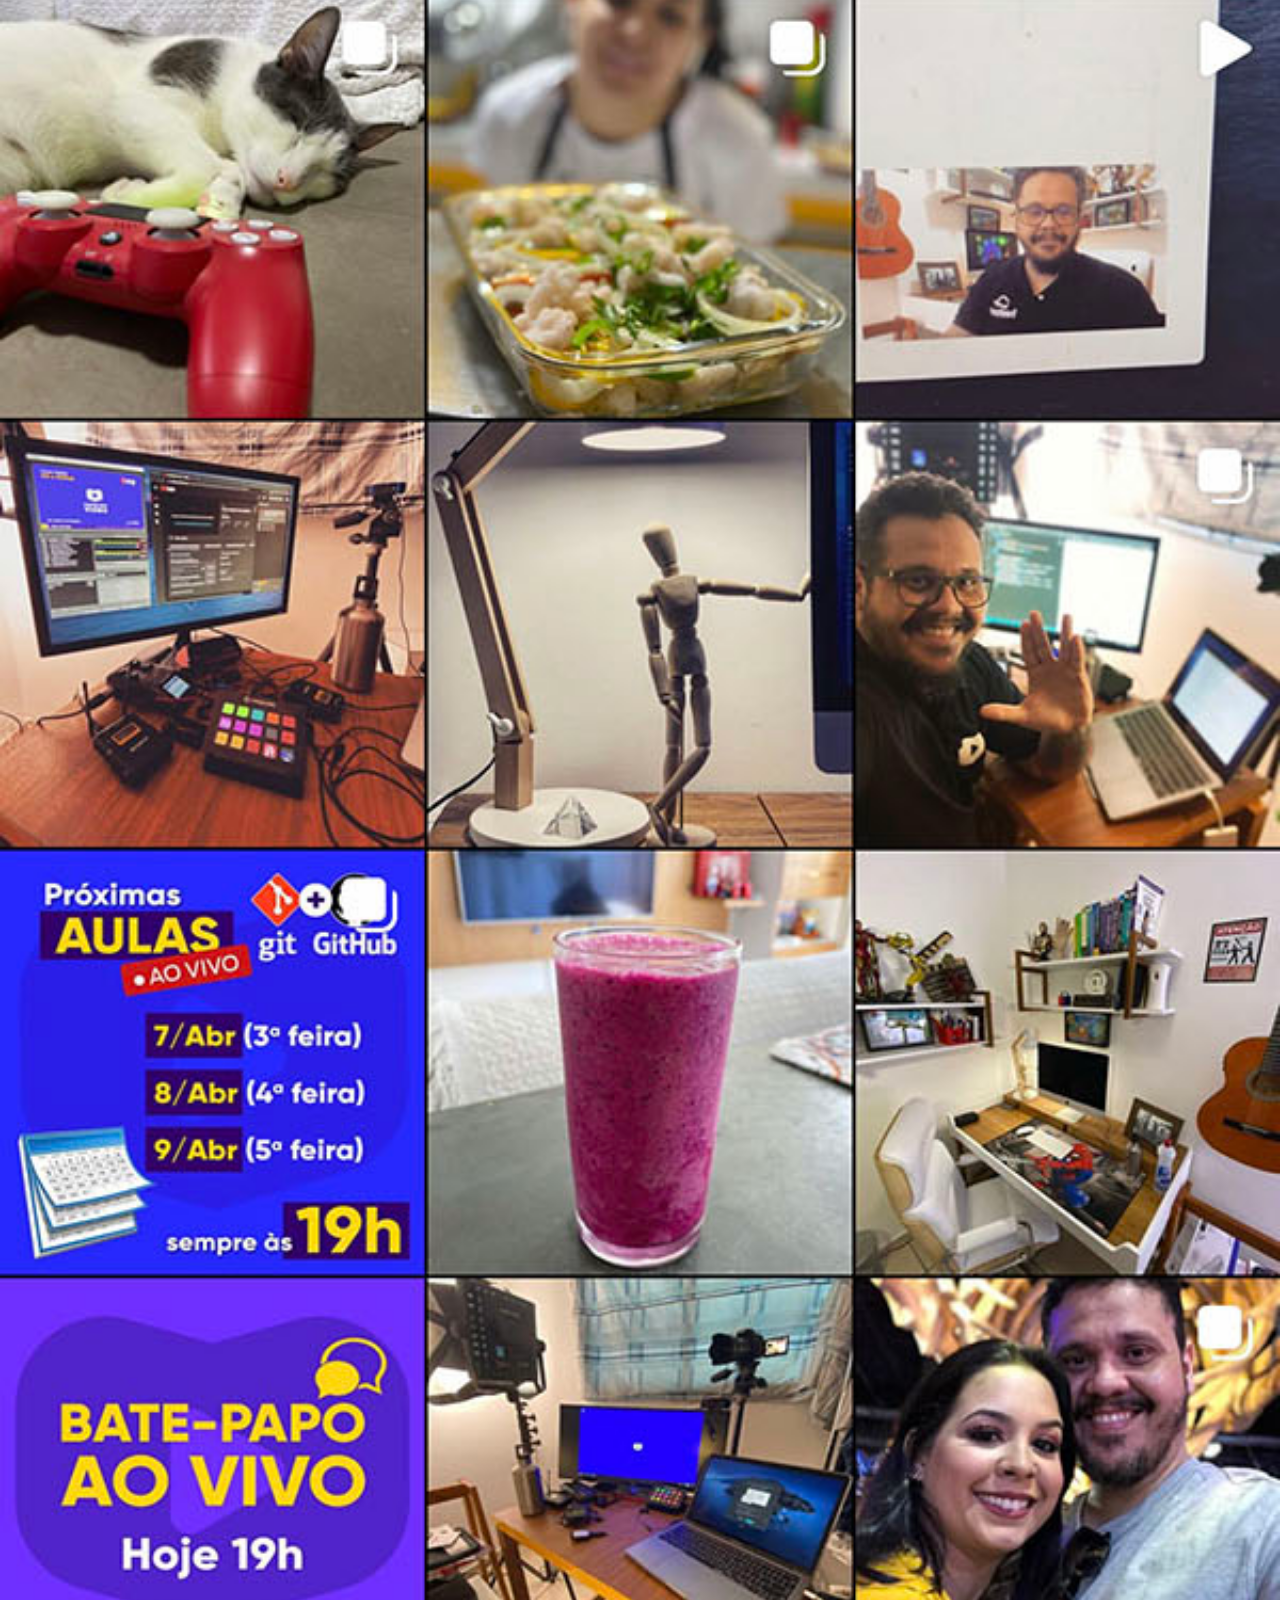
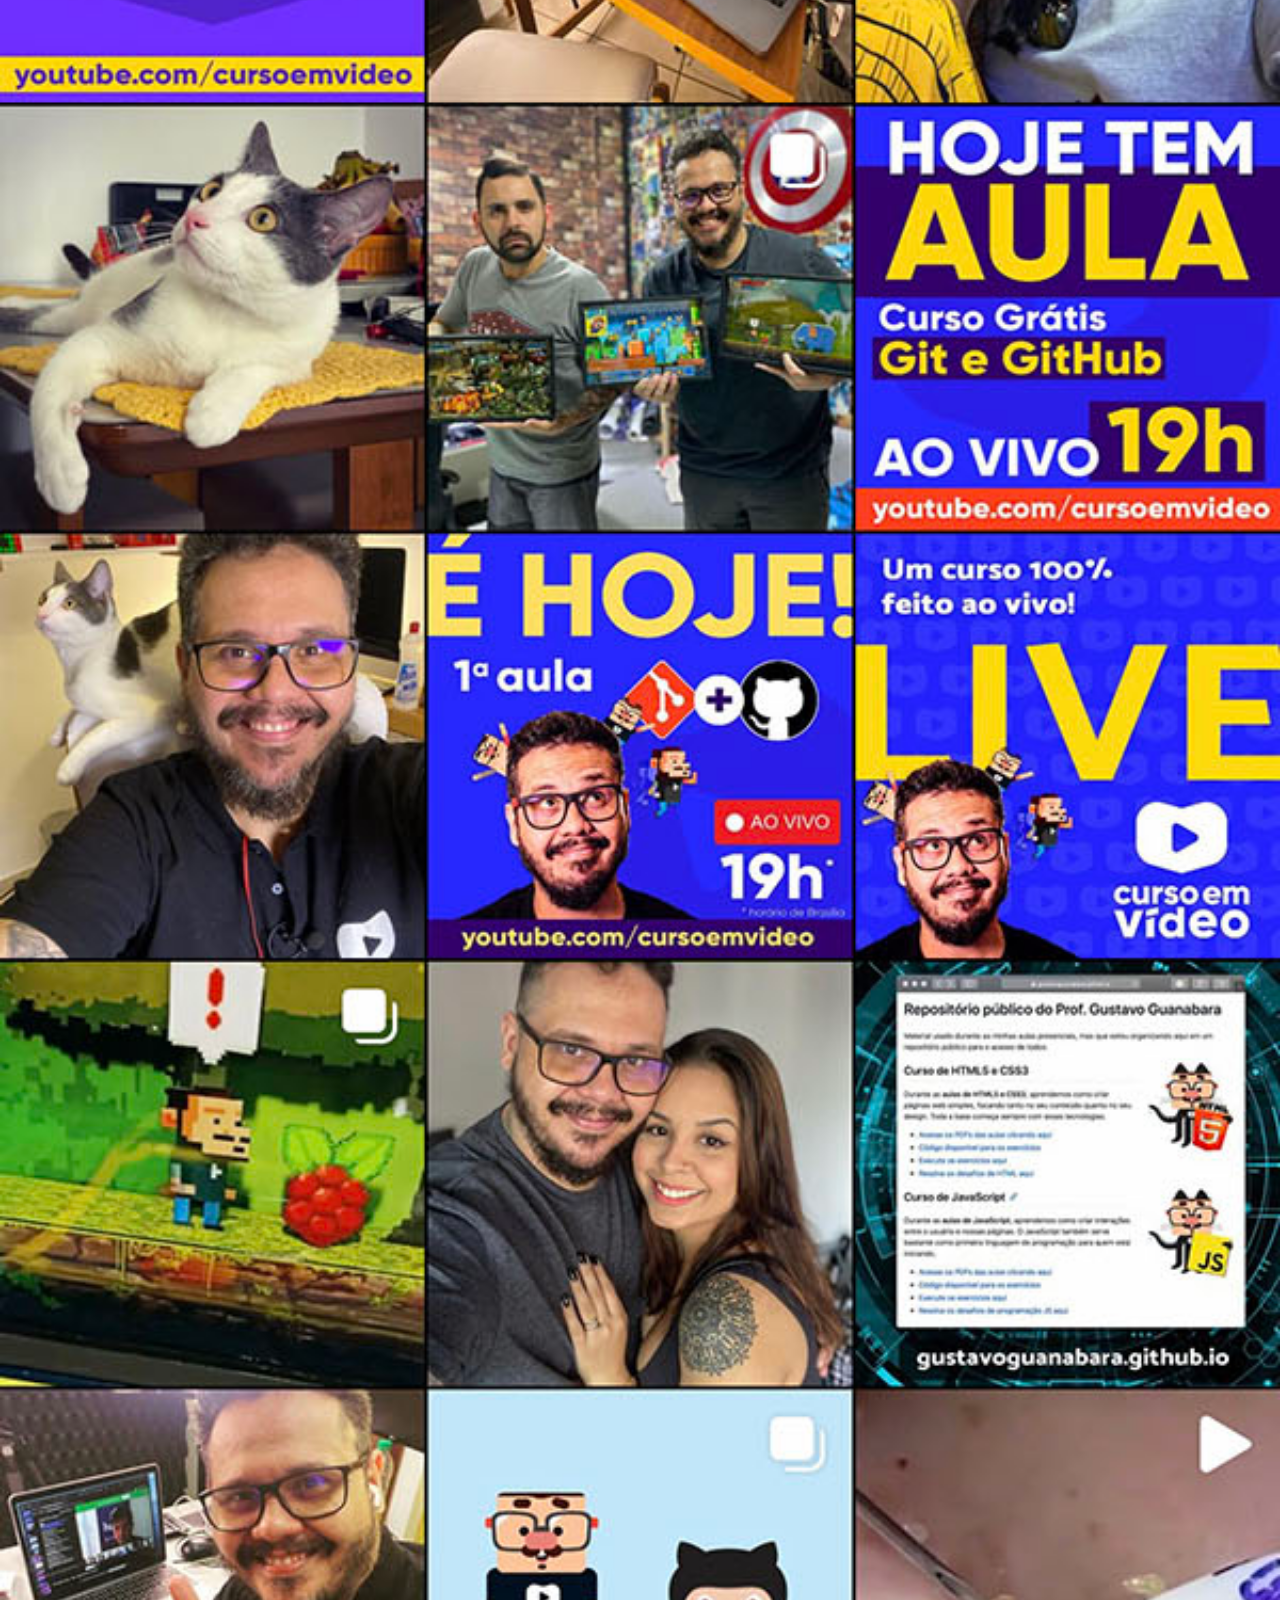
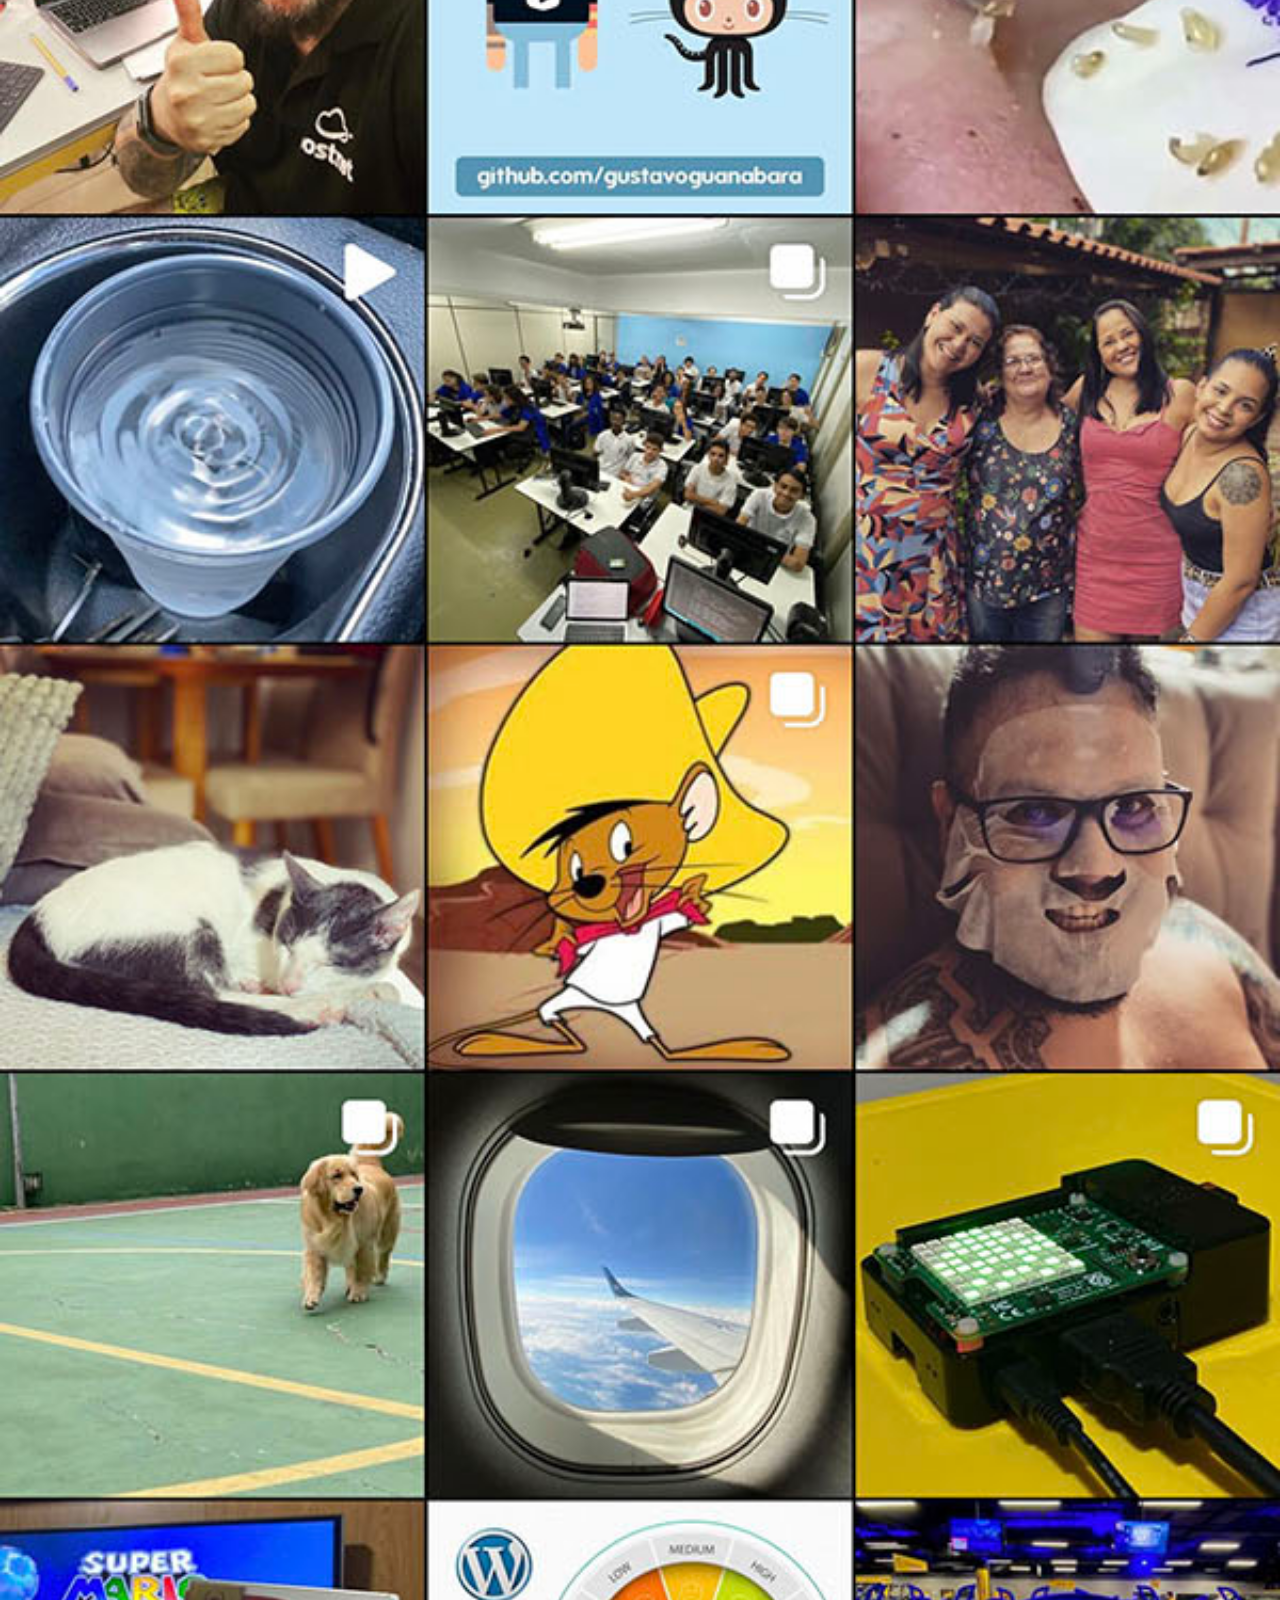
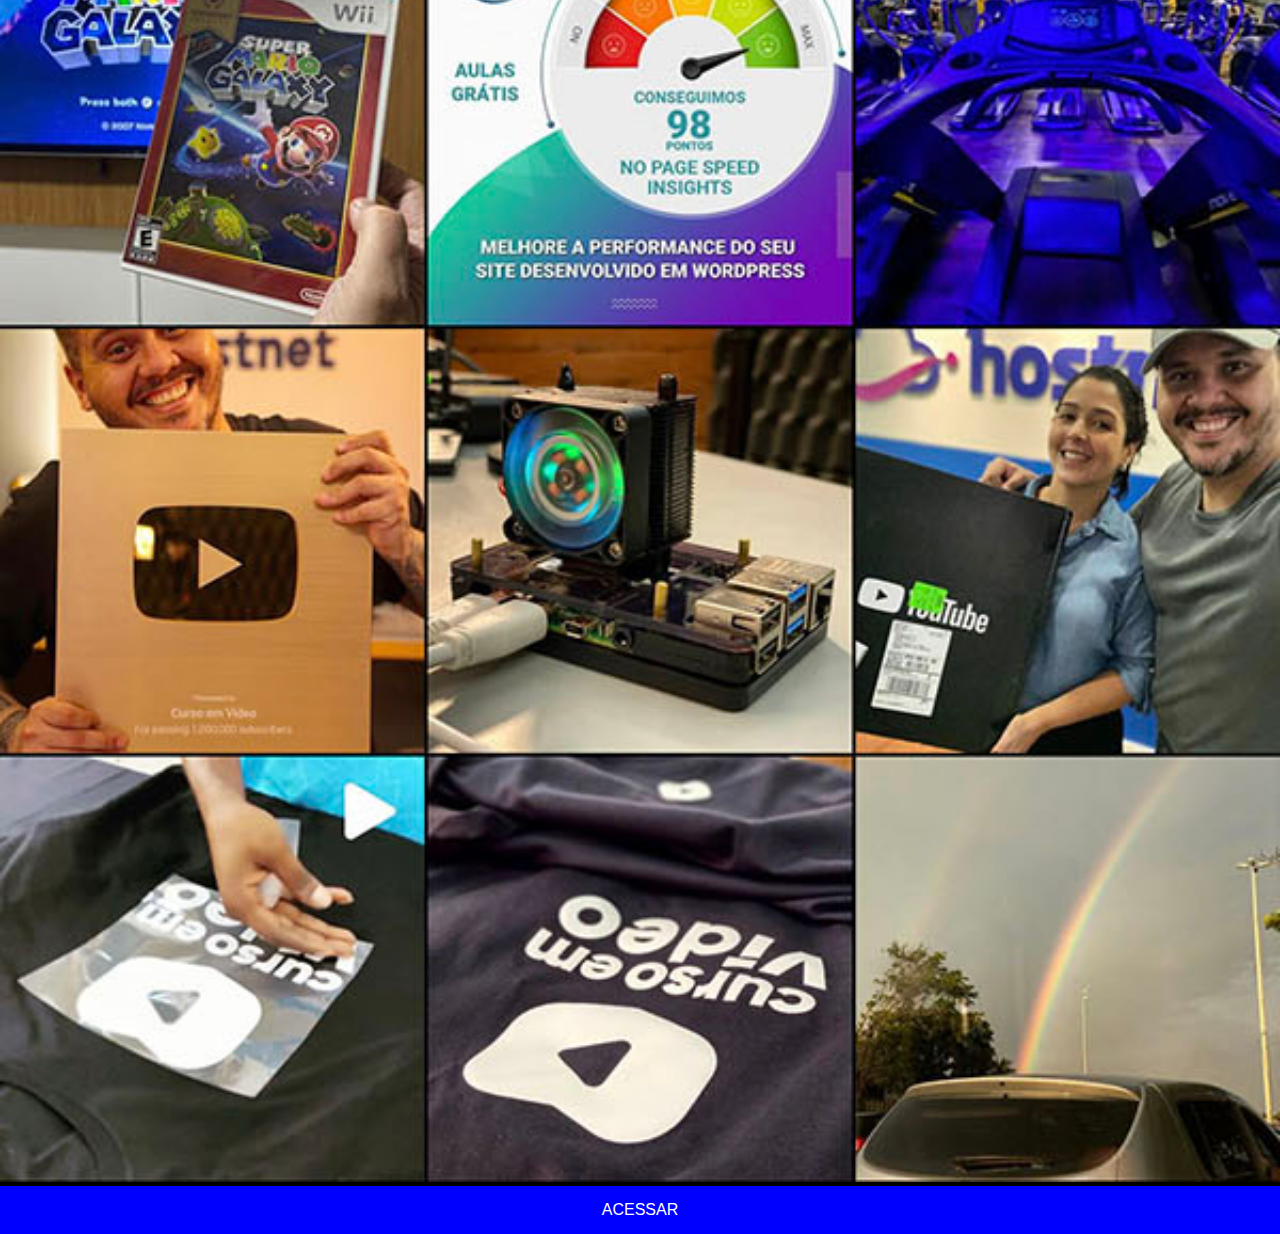
<file: rs/instagram.html>
<!DOCTYPE html>
<html lang="pt-br">
<head>
    <meta charset="UTF-8">
    <meta name="viewport" content="width=device-width, initial-scale=1.0">
    <title></title>
    <link rel="stylesheet" href="../estilos/rs.css">
</head>
<body>
    <img src="../imagens/tela-instagram.jpg" alt="Tela do Instagram em imagem">
    <a href="https://instagram.com/gustavoguanabara" target="_blank">ACESSAR</a>
</body>
</html>
</file>
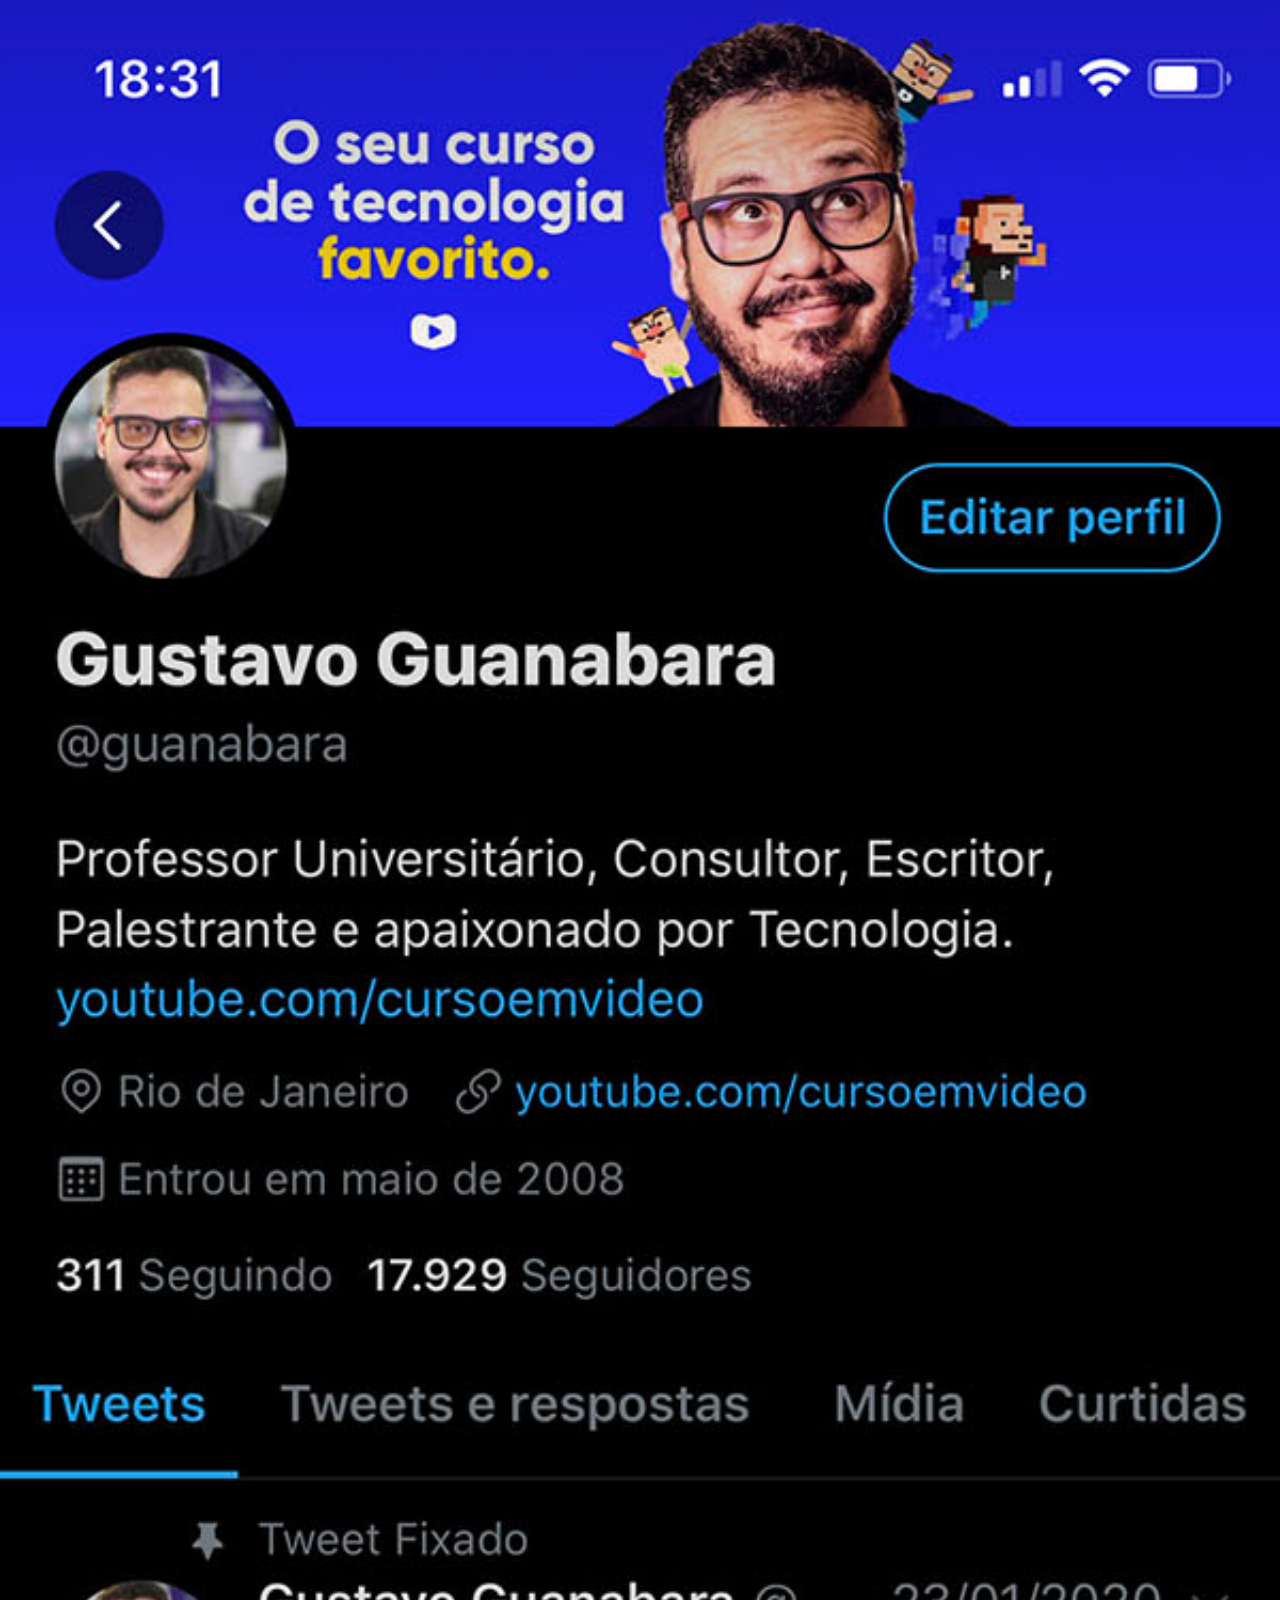
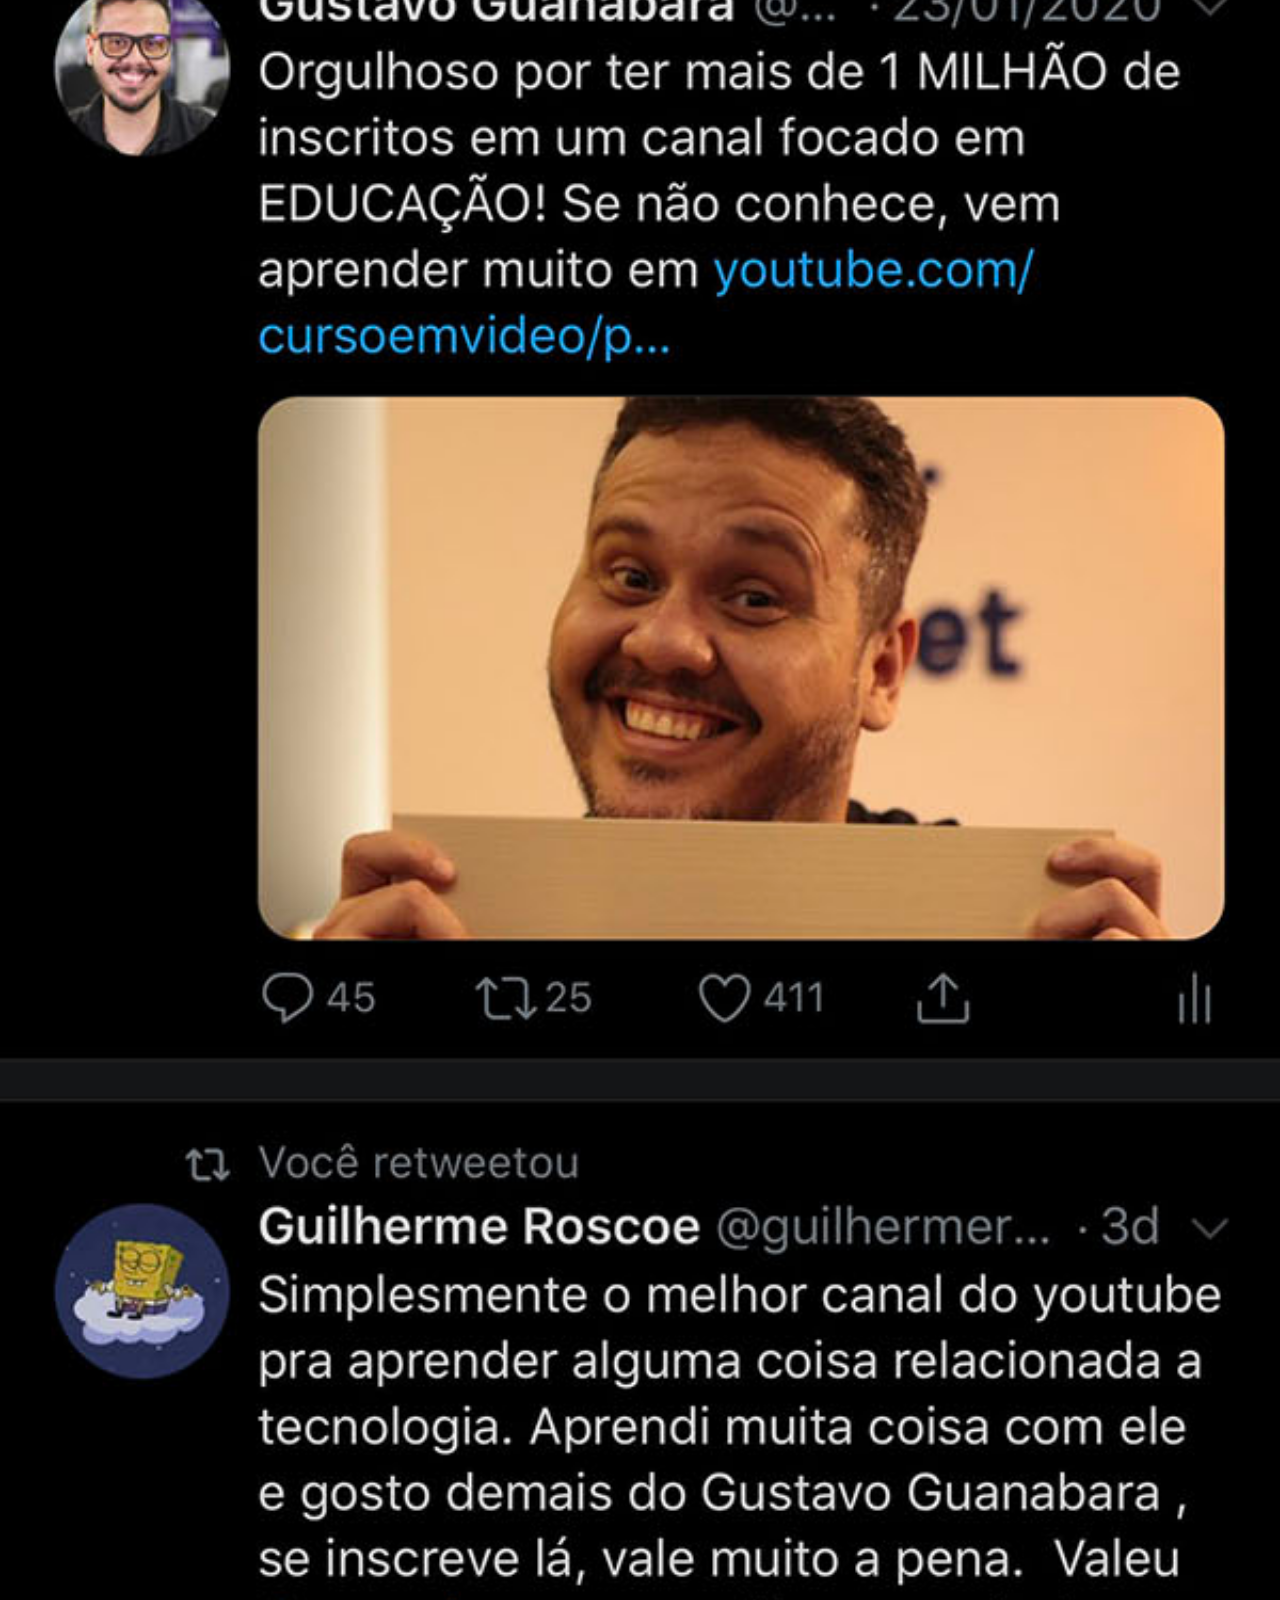
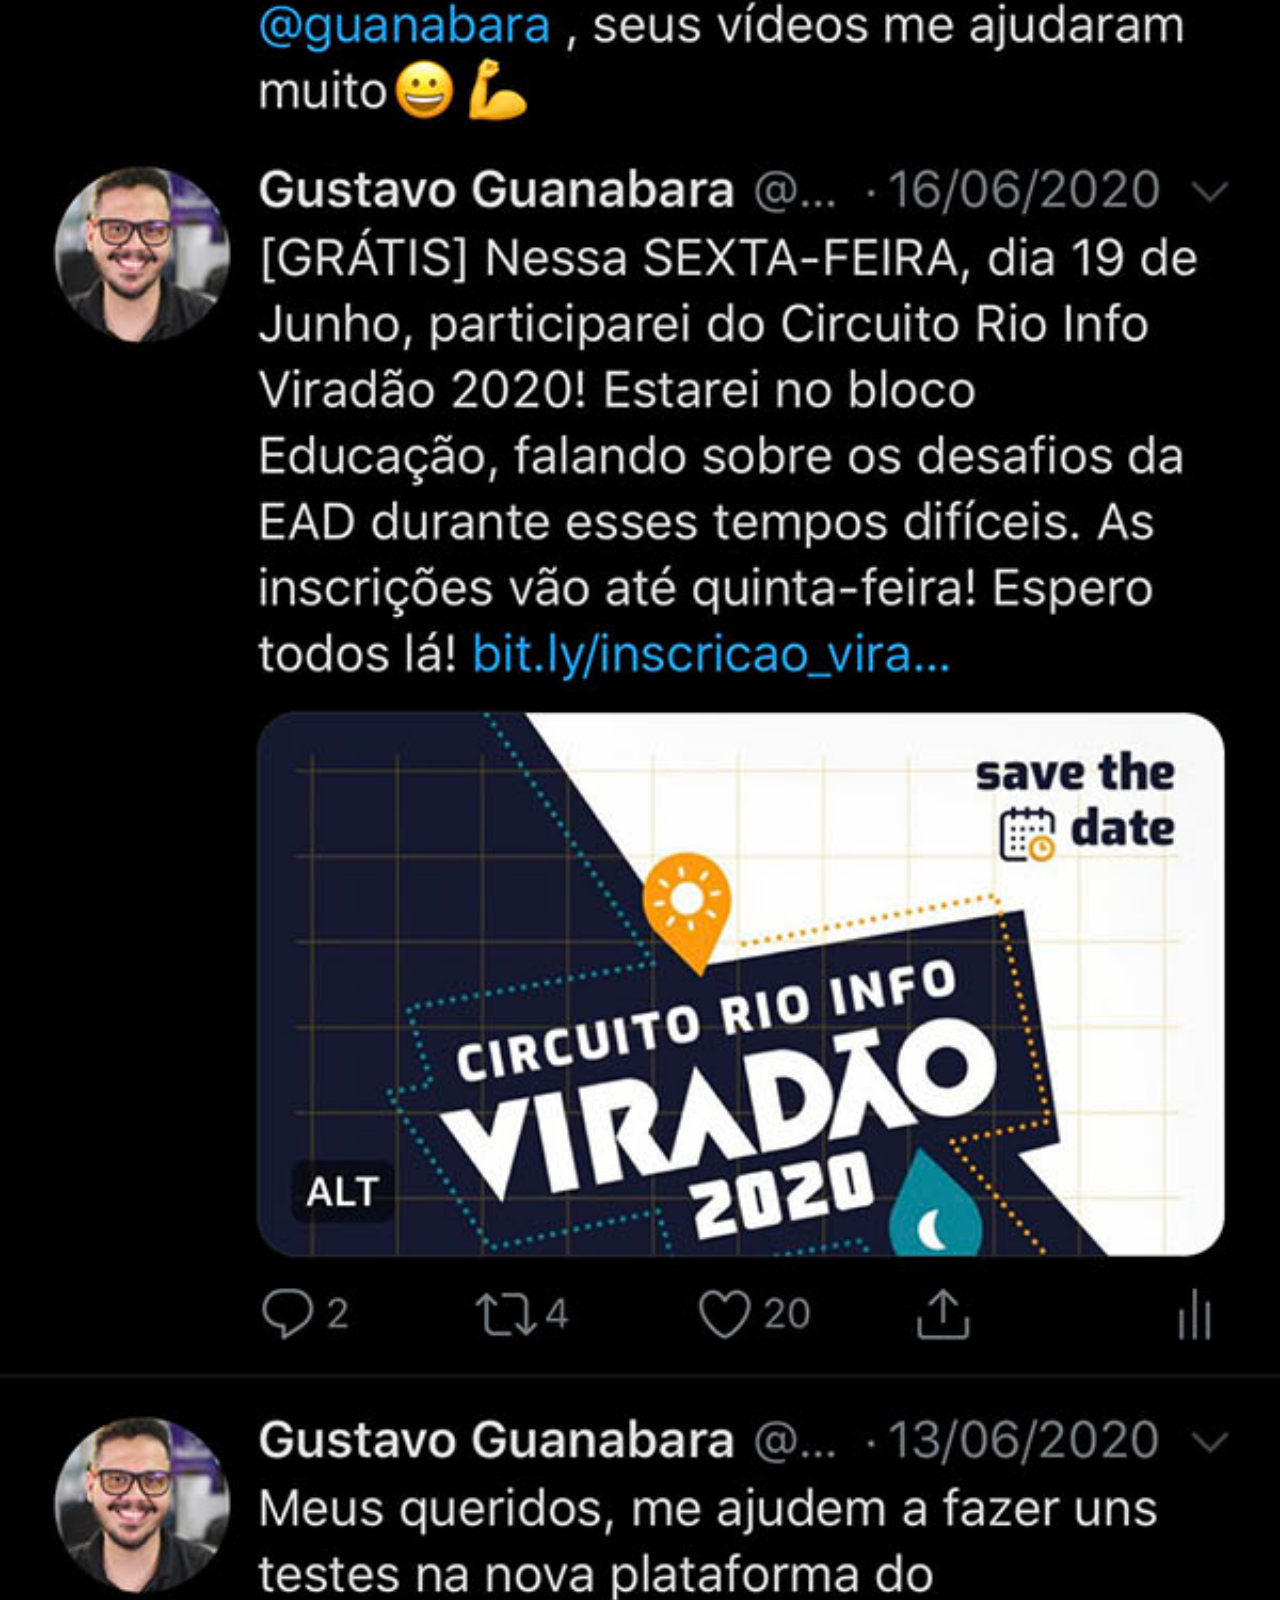
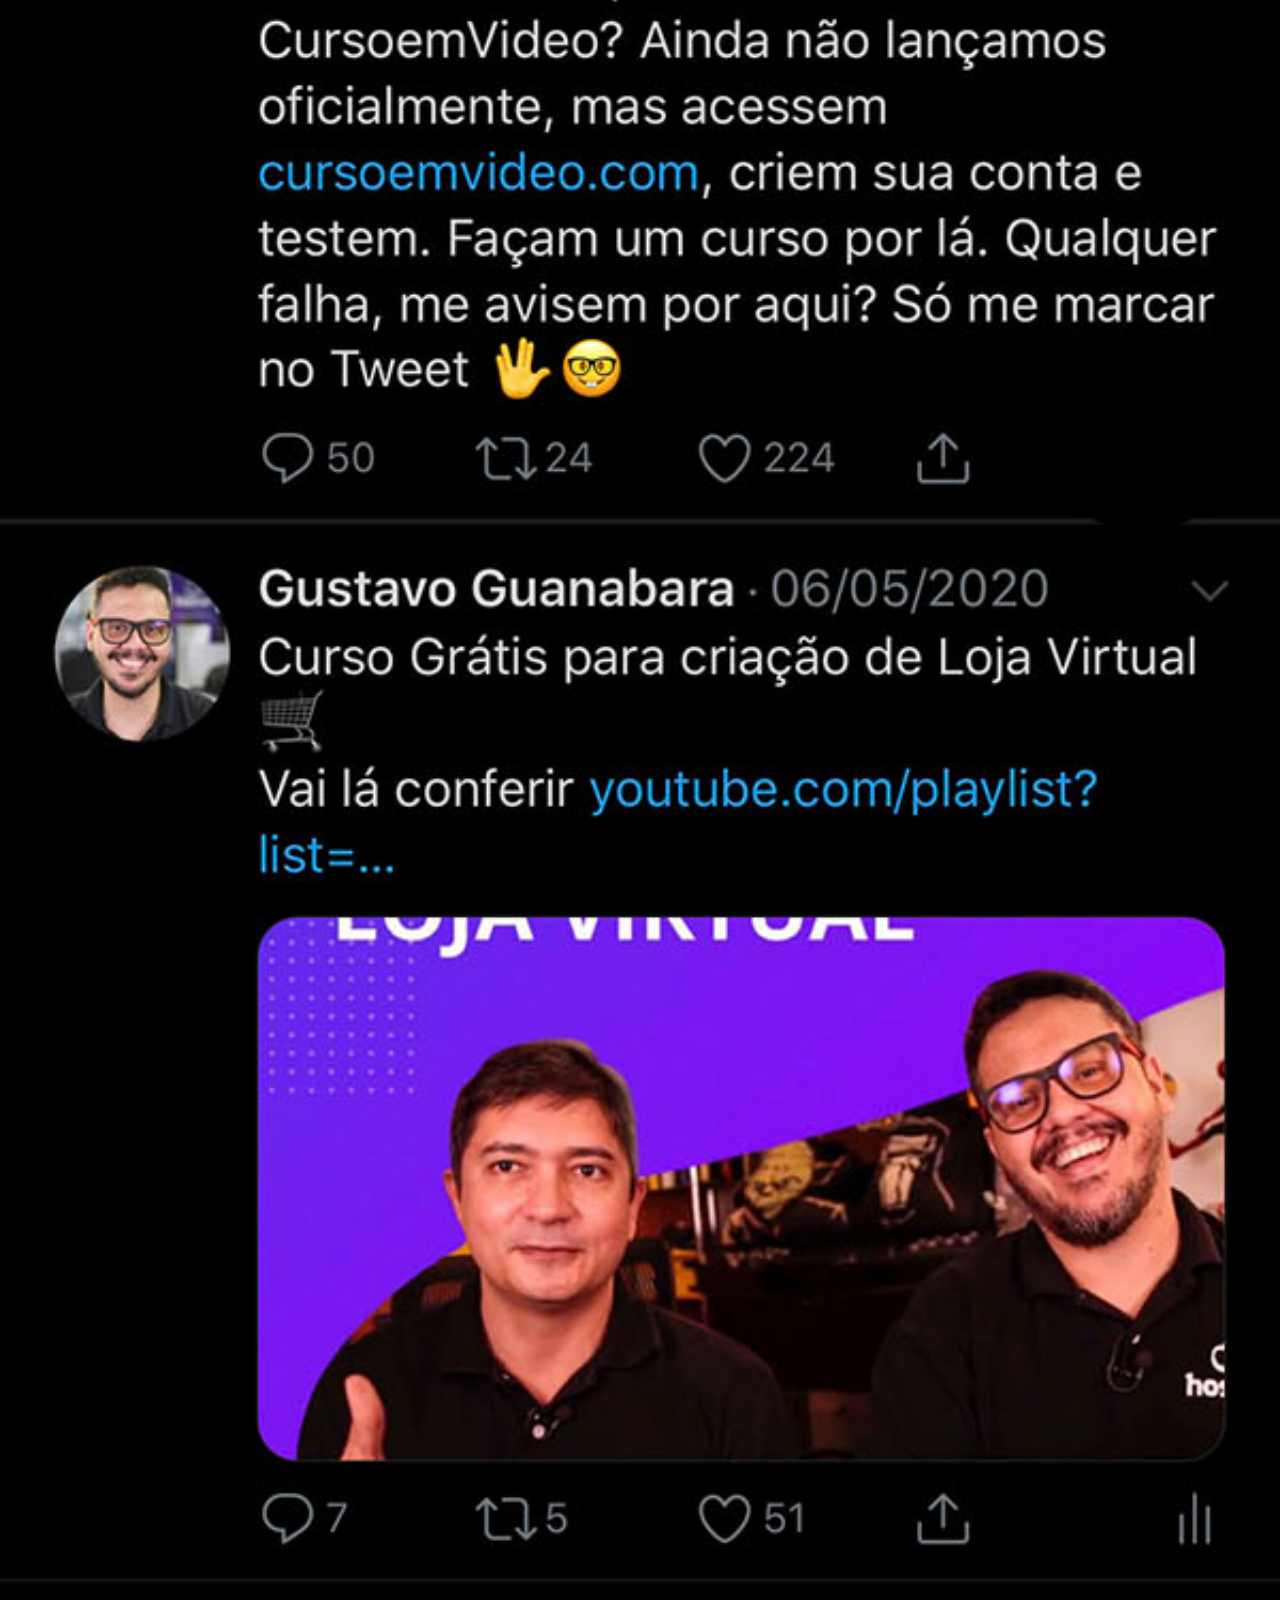
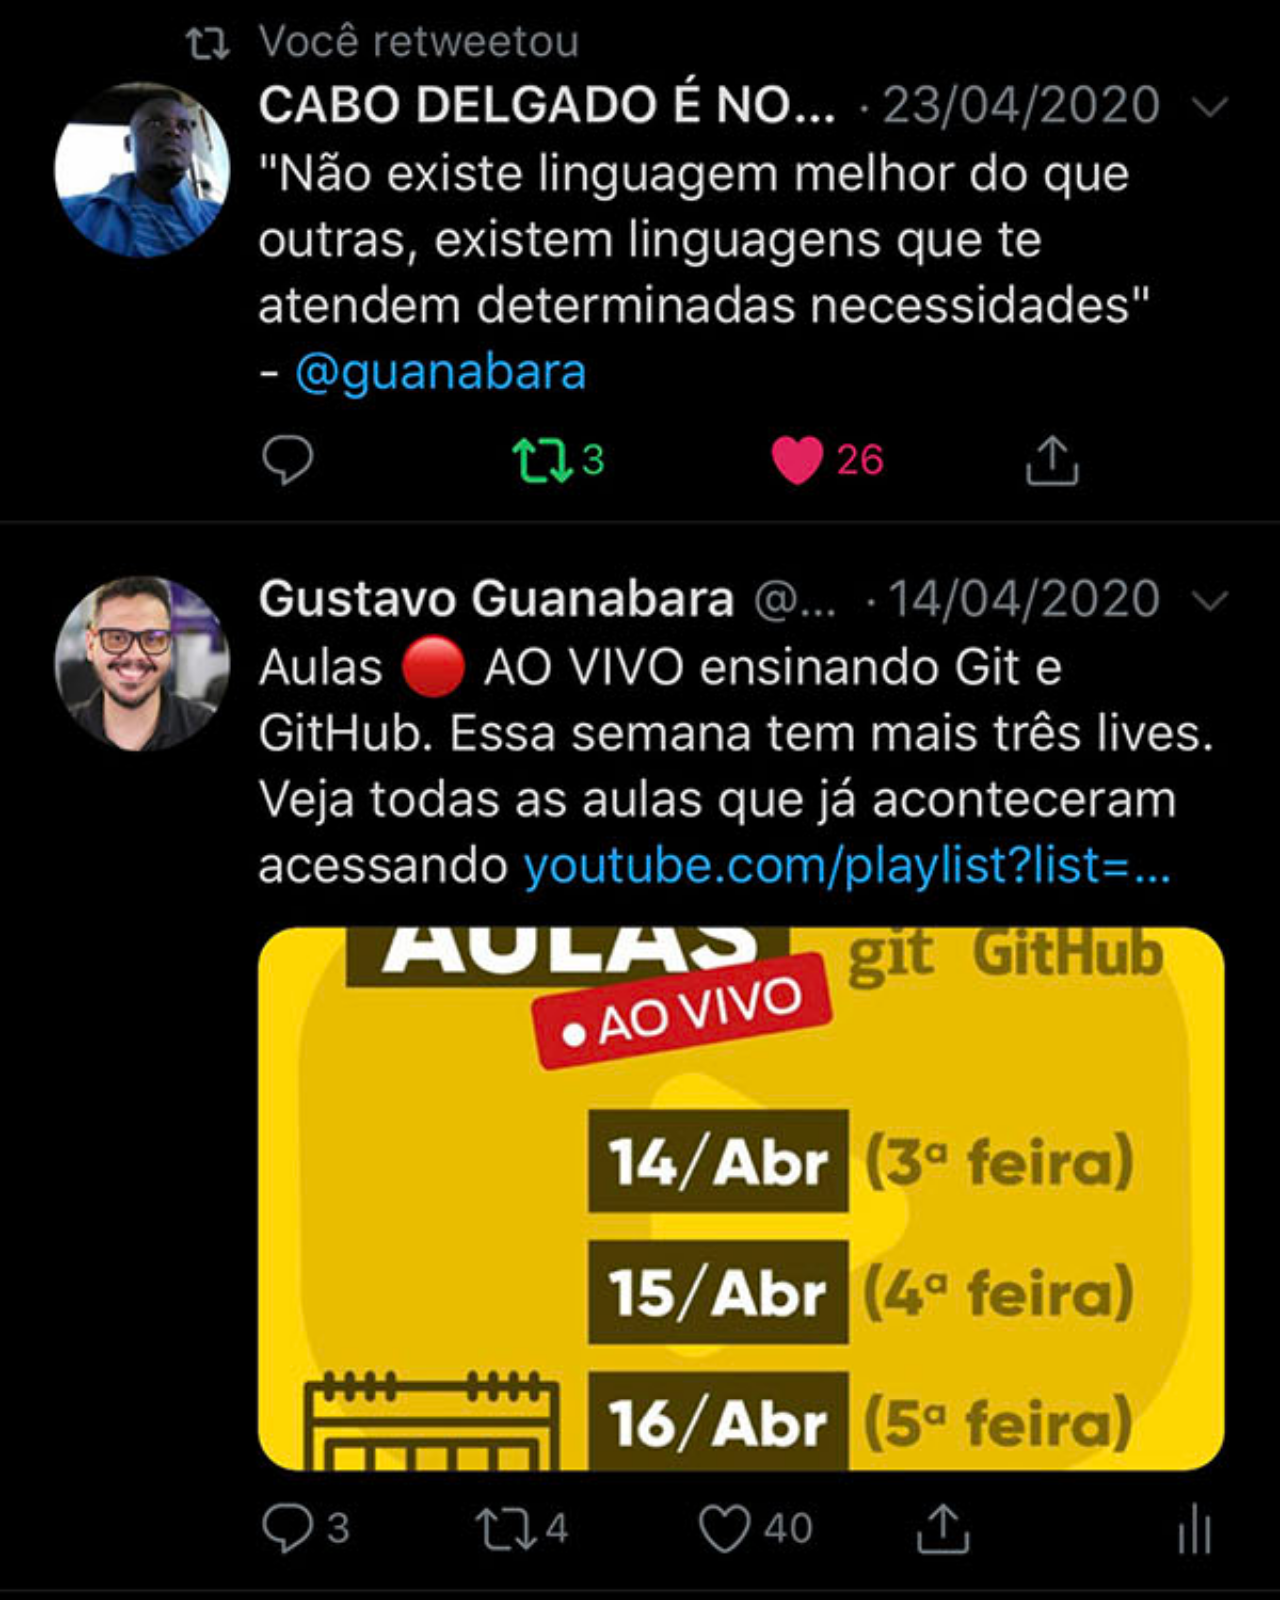
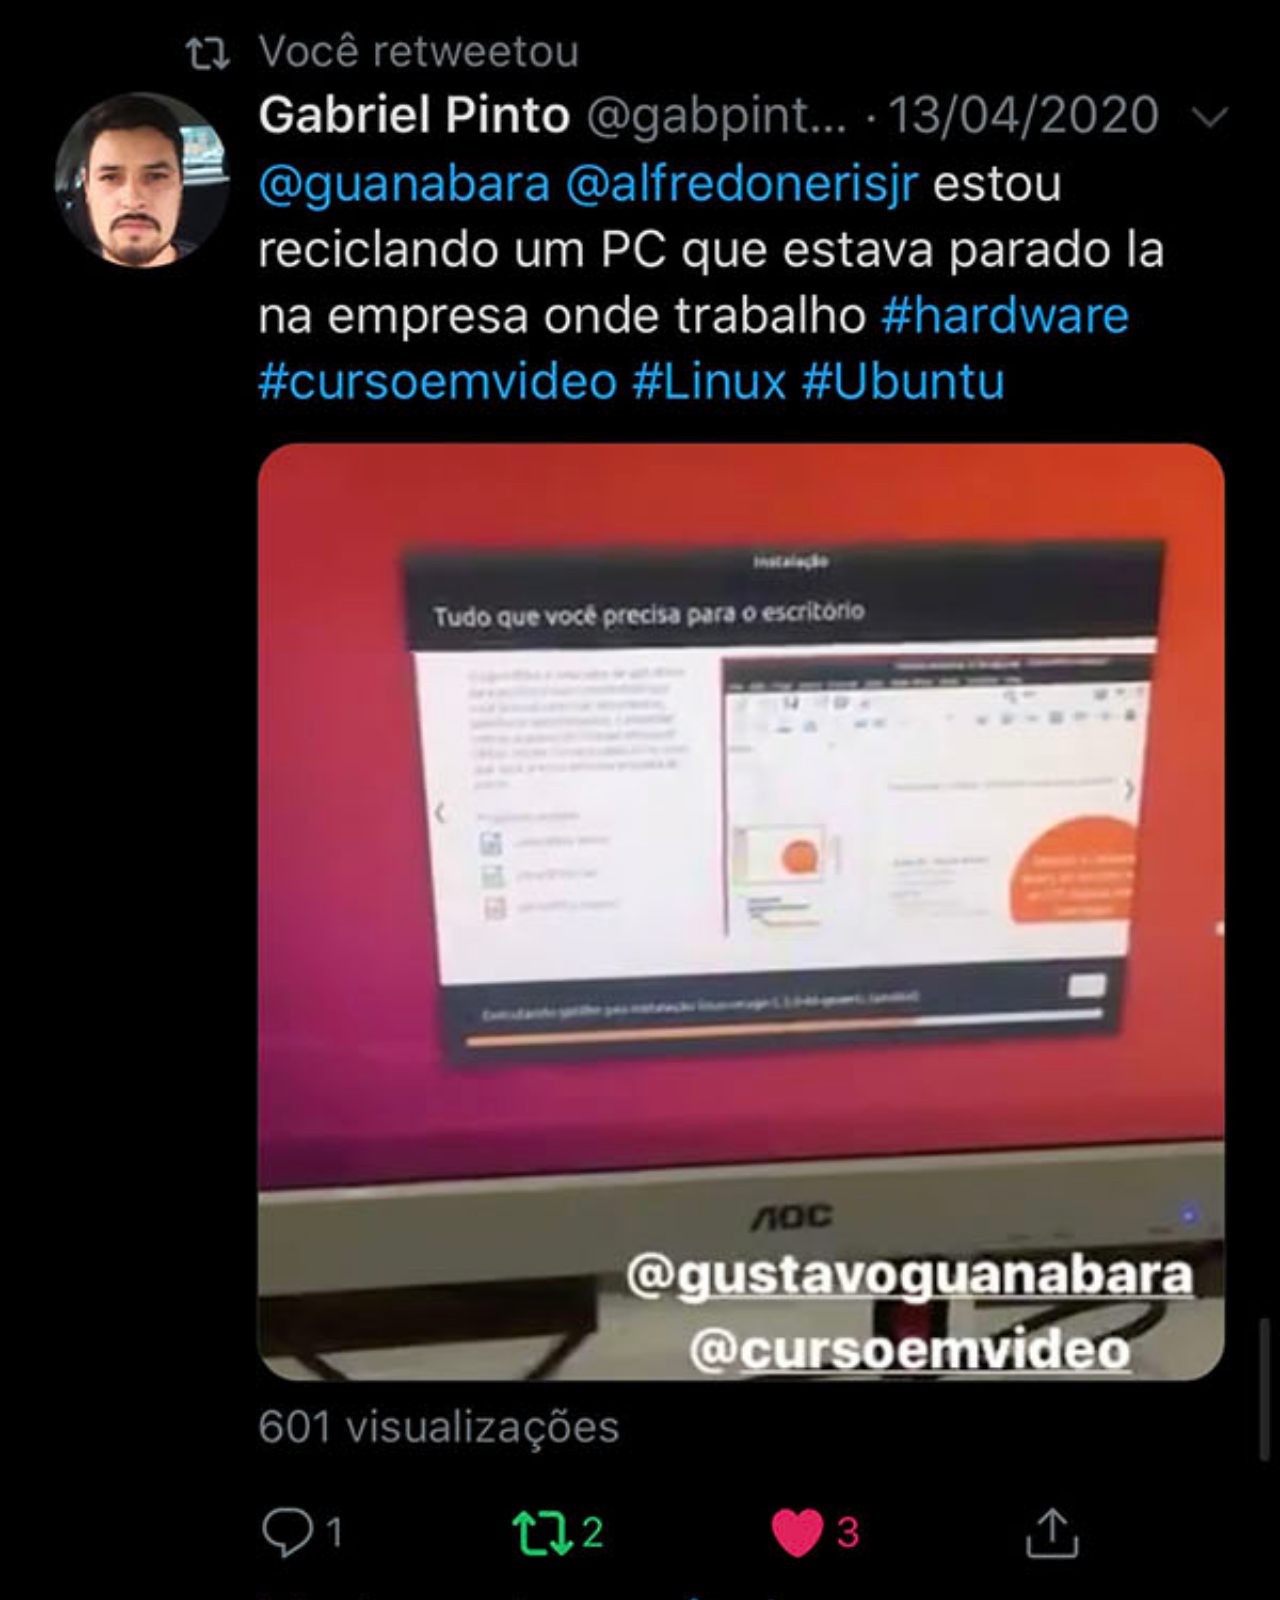
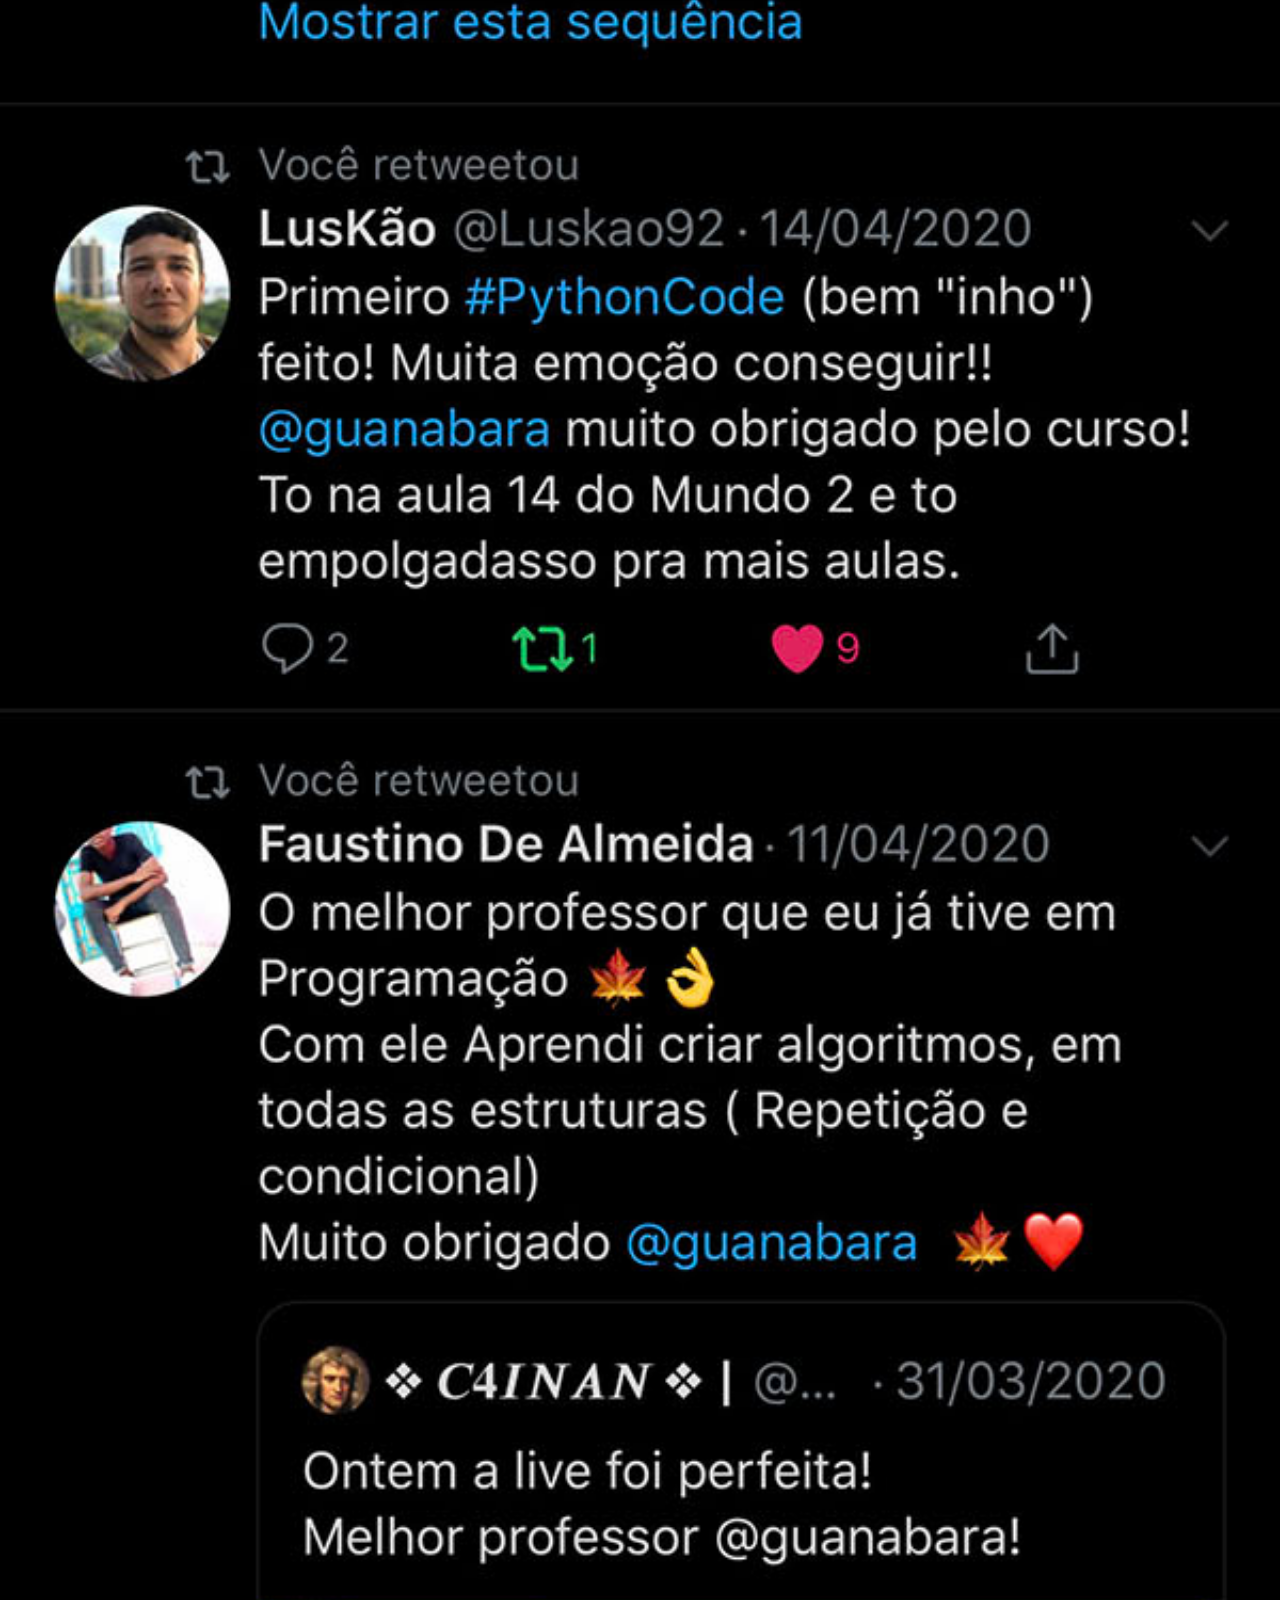
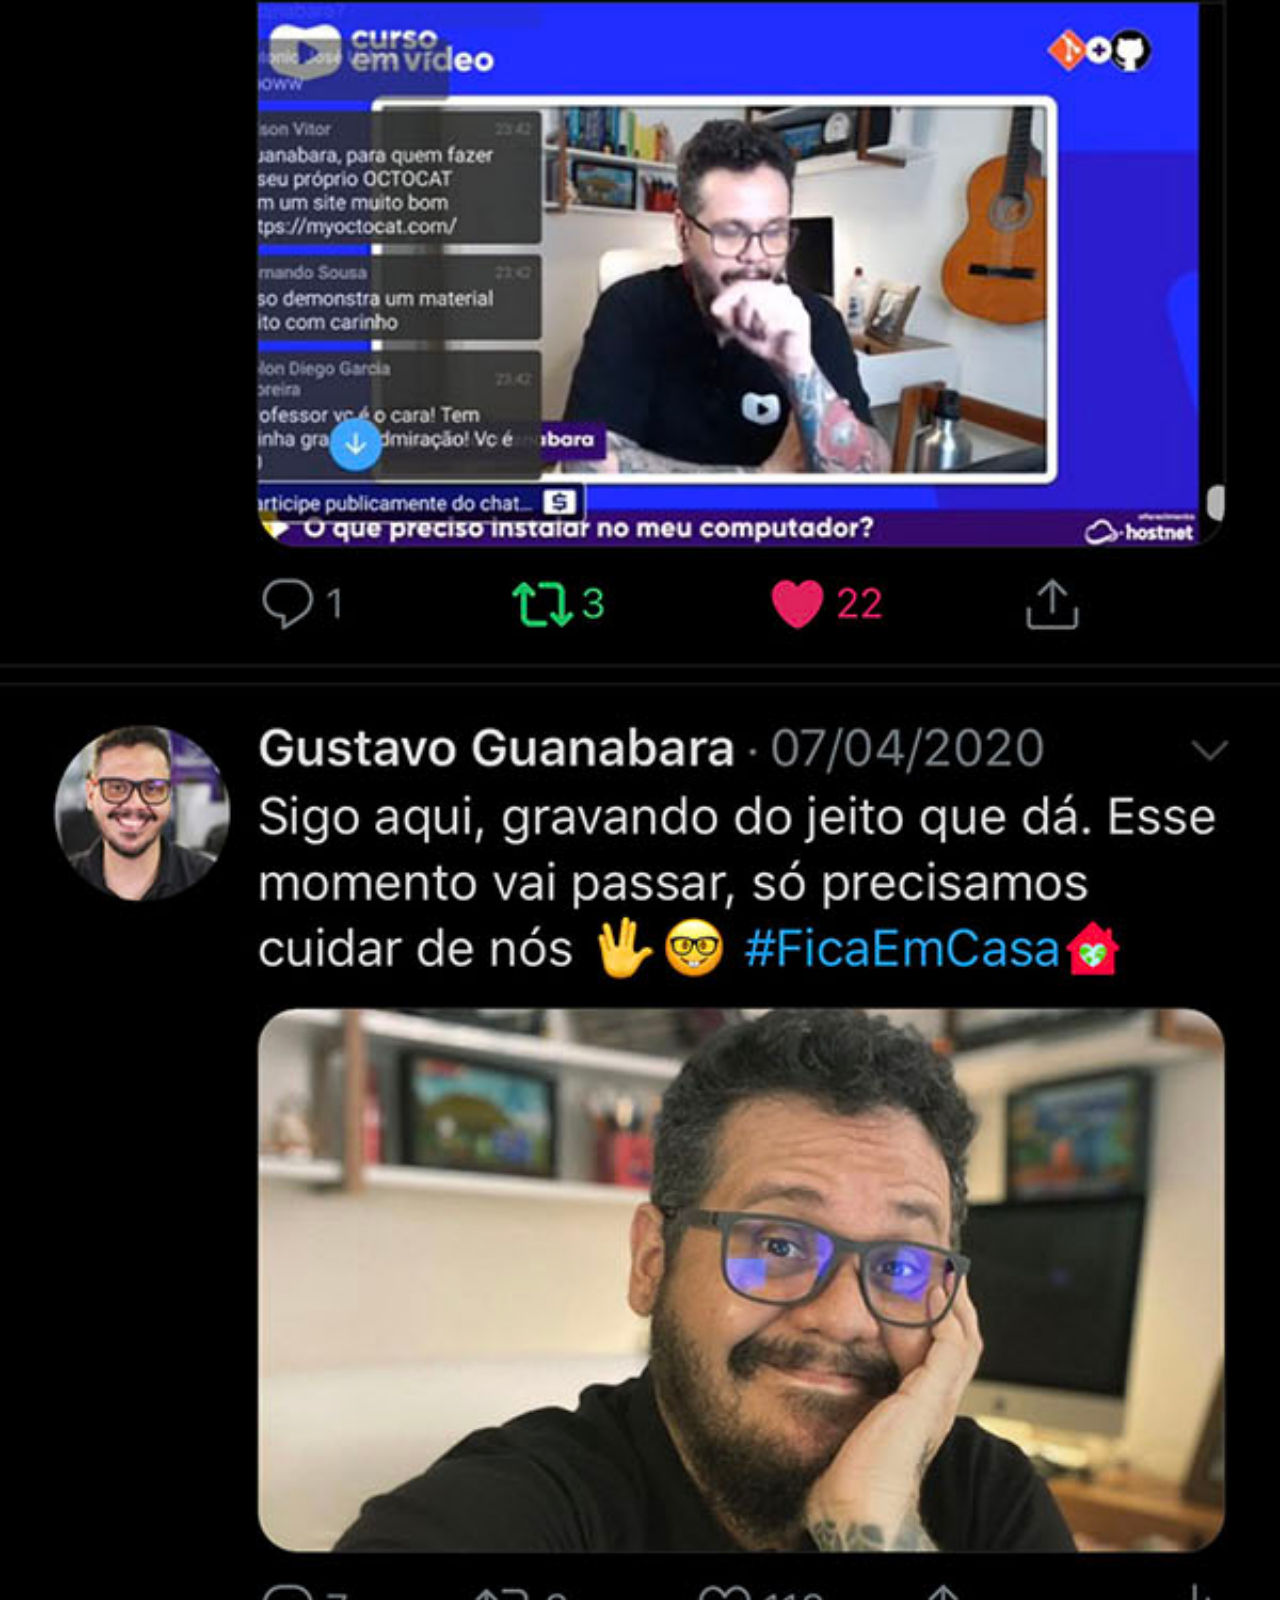
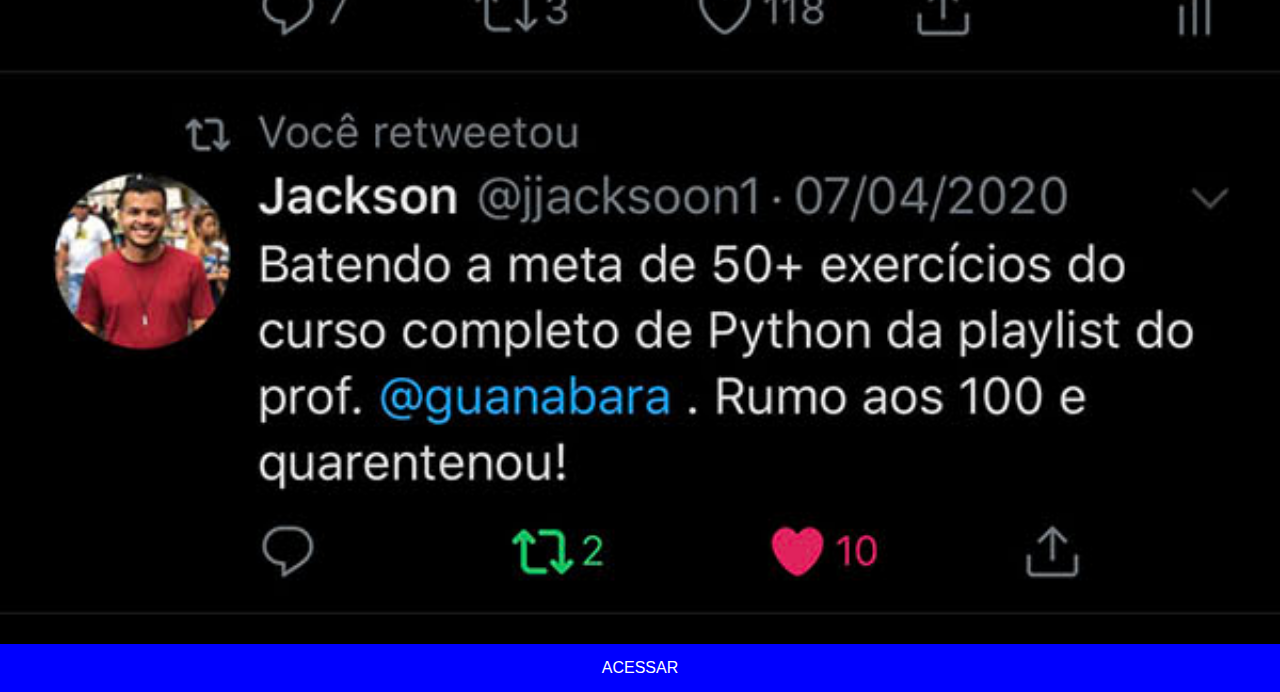
<file: rs/twitter.html>
<!DOCTYPE html>
<html lang="pt-br">
<head>
    <meta charset="UTF-8">
    <meta name="viewport" content="width=device-width, initial-scale=1.0">
    <title></title>
    <link rel="stylesheet" href="../estilos/rs.css">
</head>
<body>
    <img src="../imagens/tela-twitter.jpg" alt="Tela do Twitter em imagem">
    <a href="https://twitter.com/gustavoguanabara" target="_blank">ACESSAR</a>
</body>
</html>
</file>
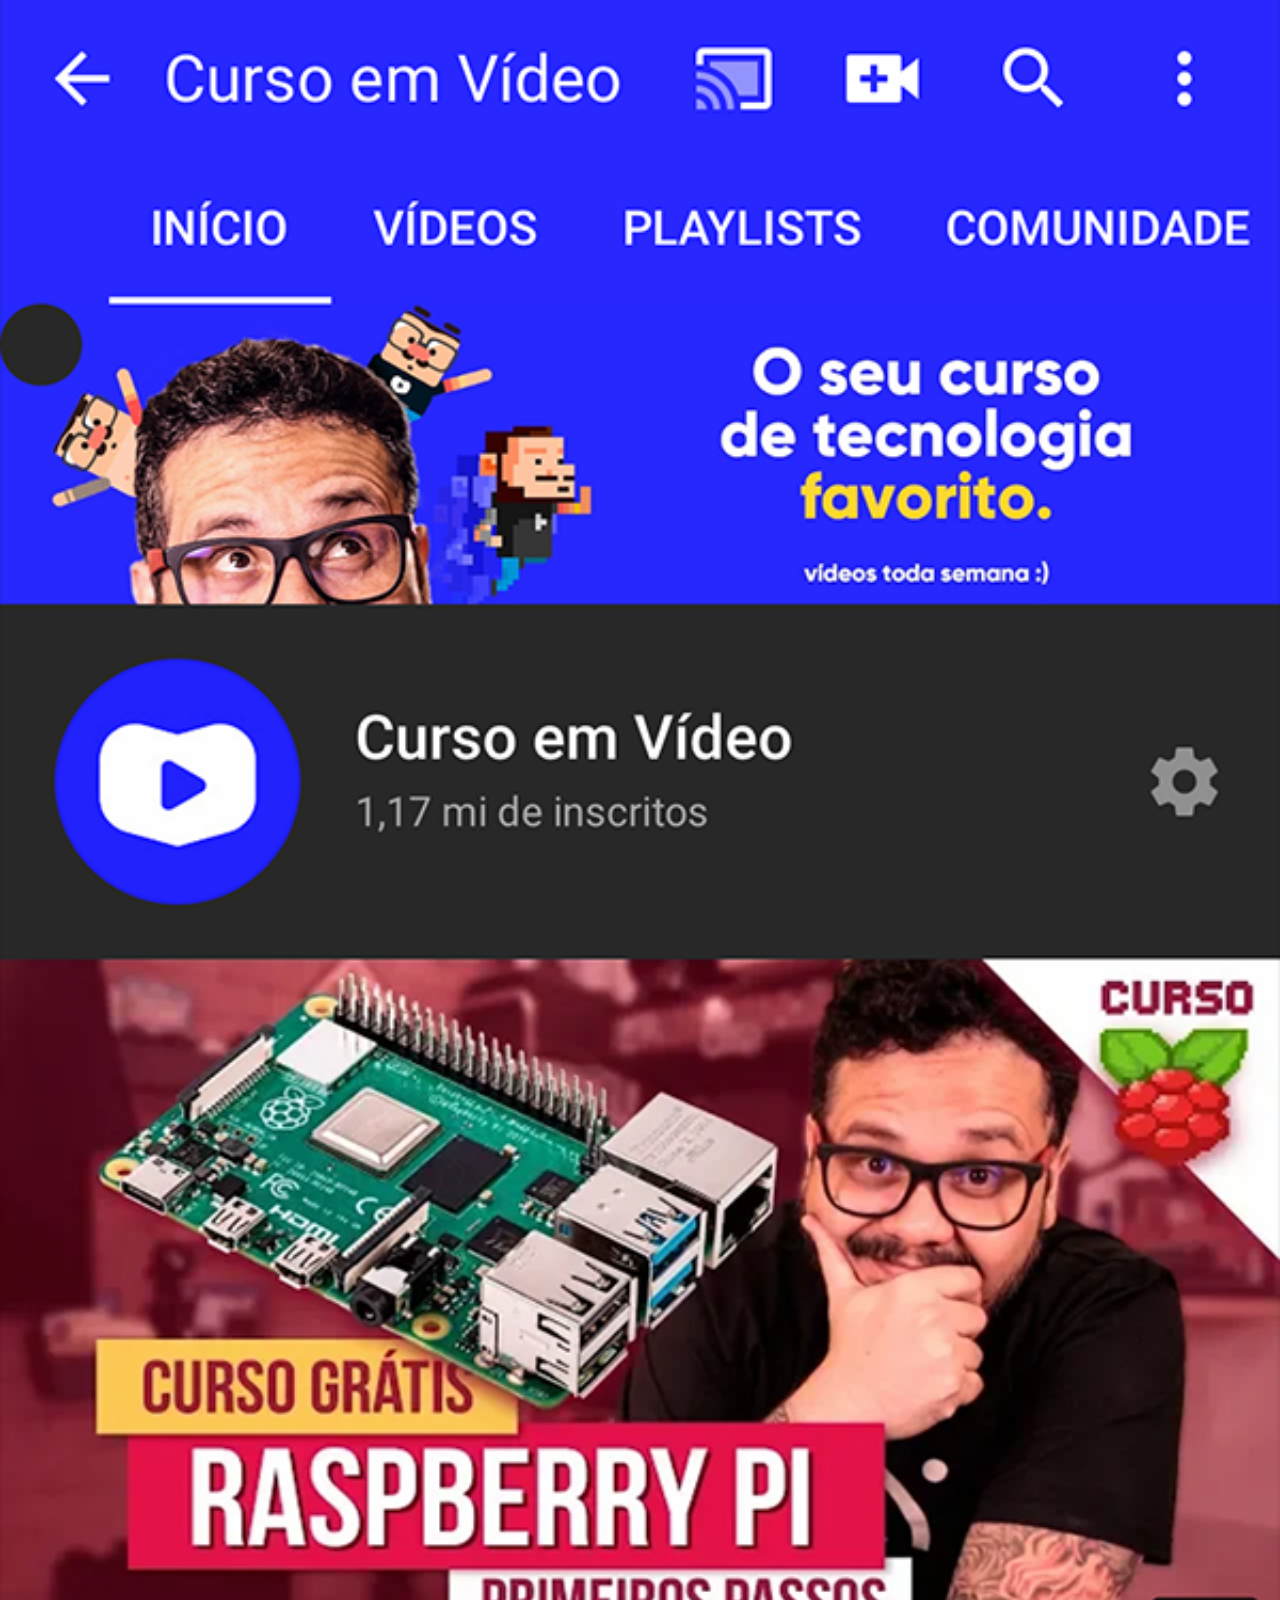
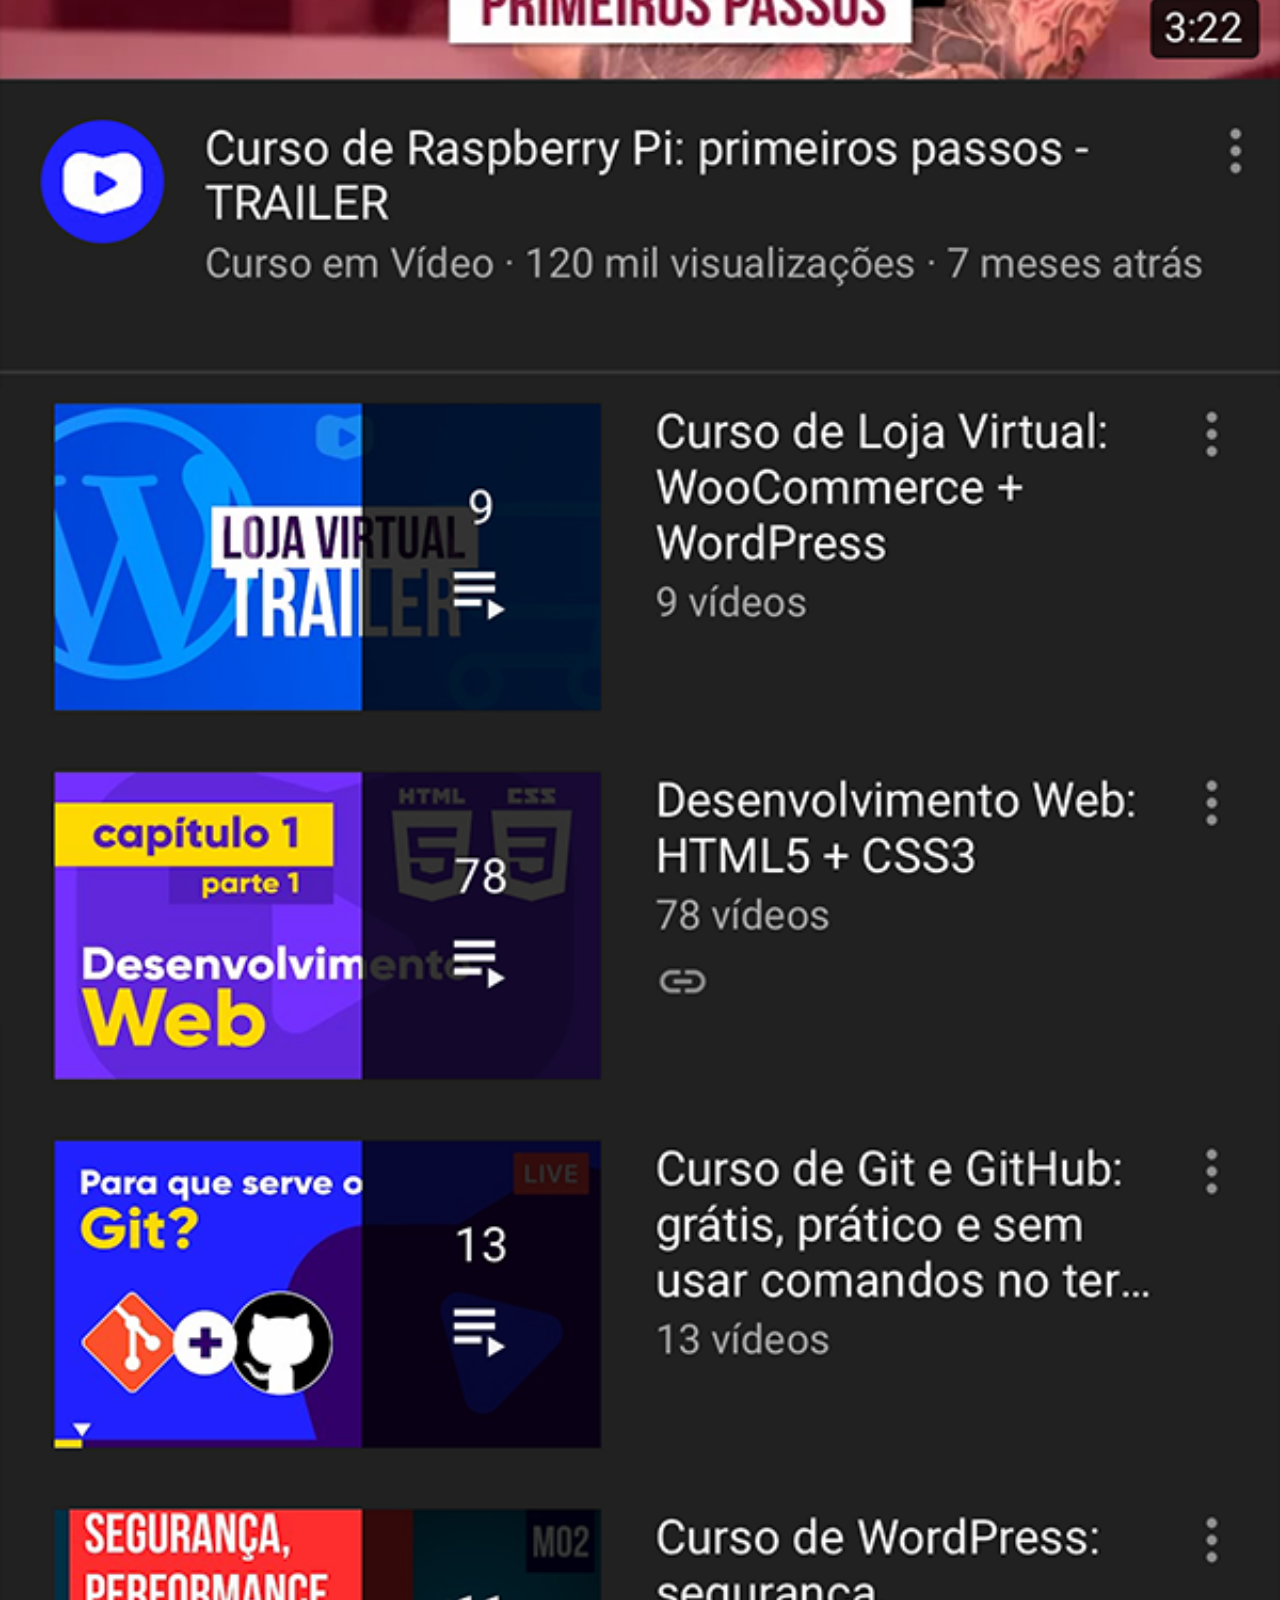
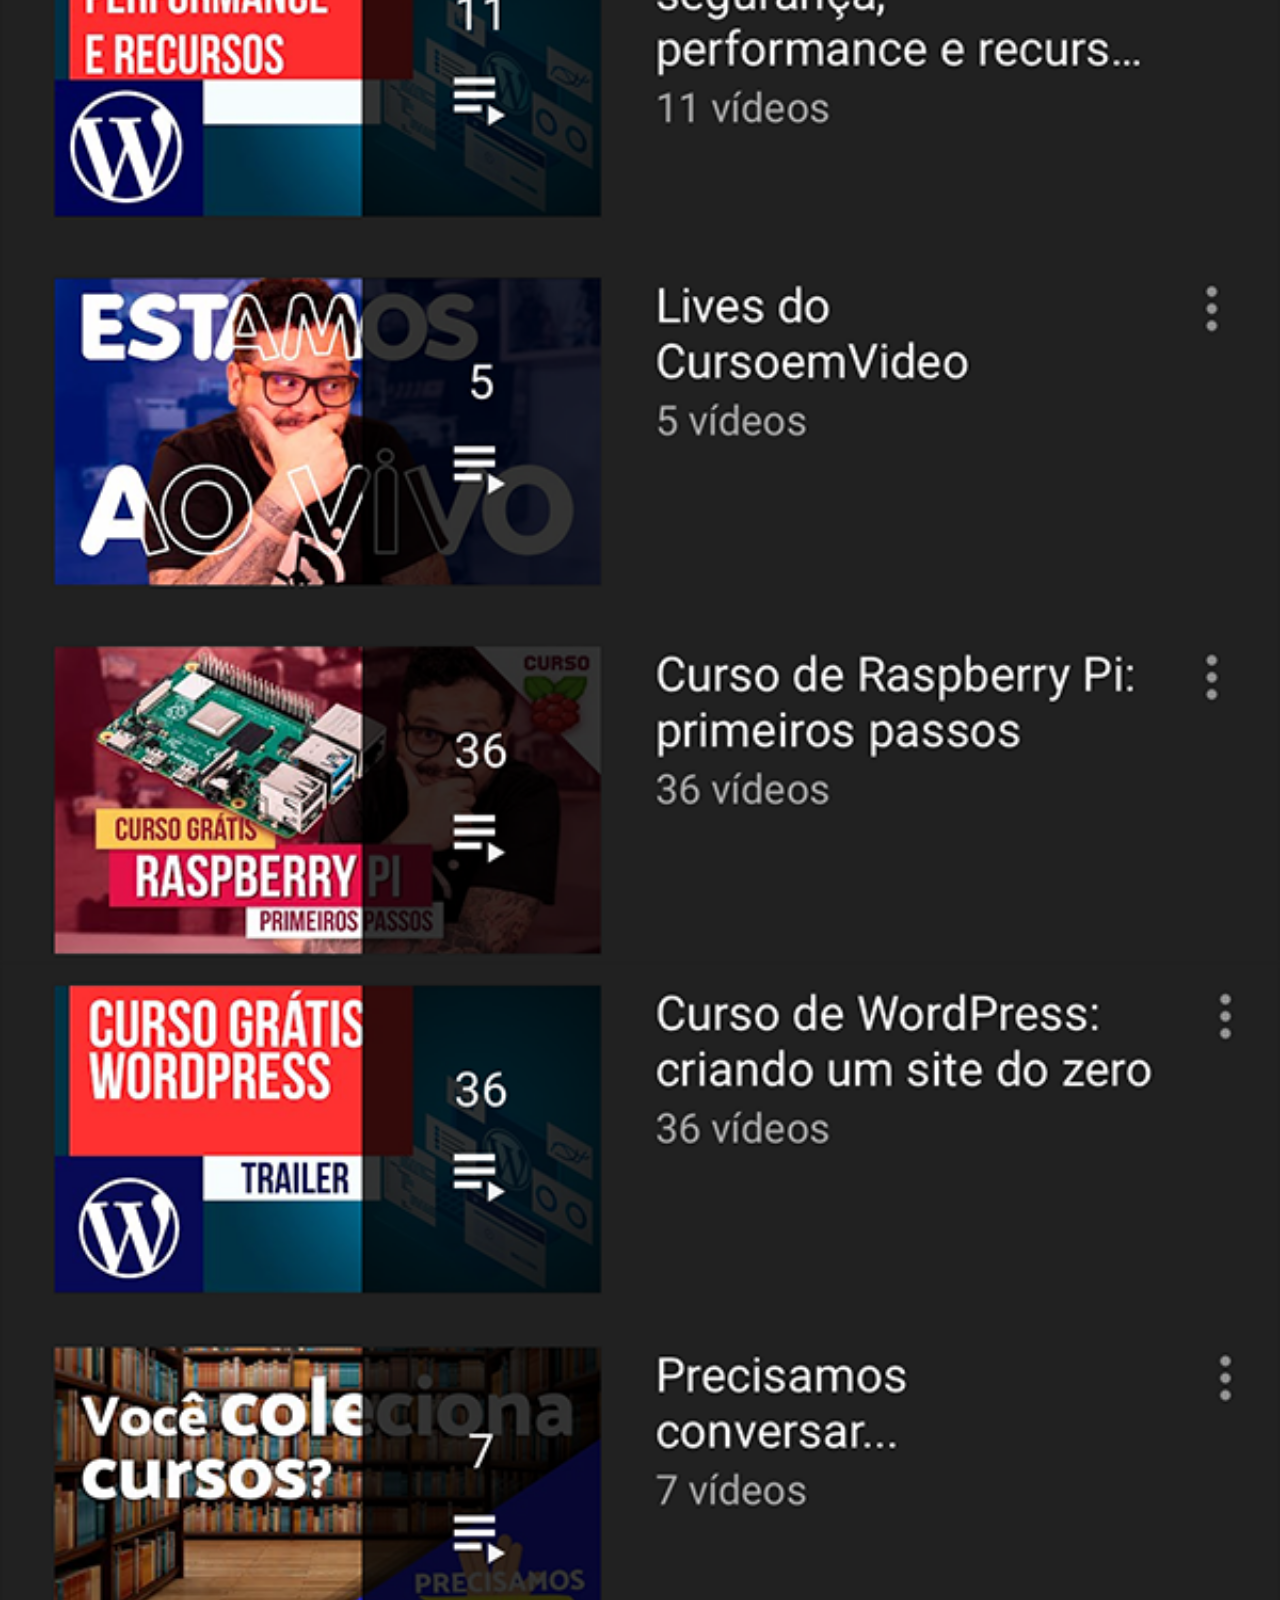
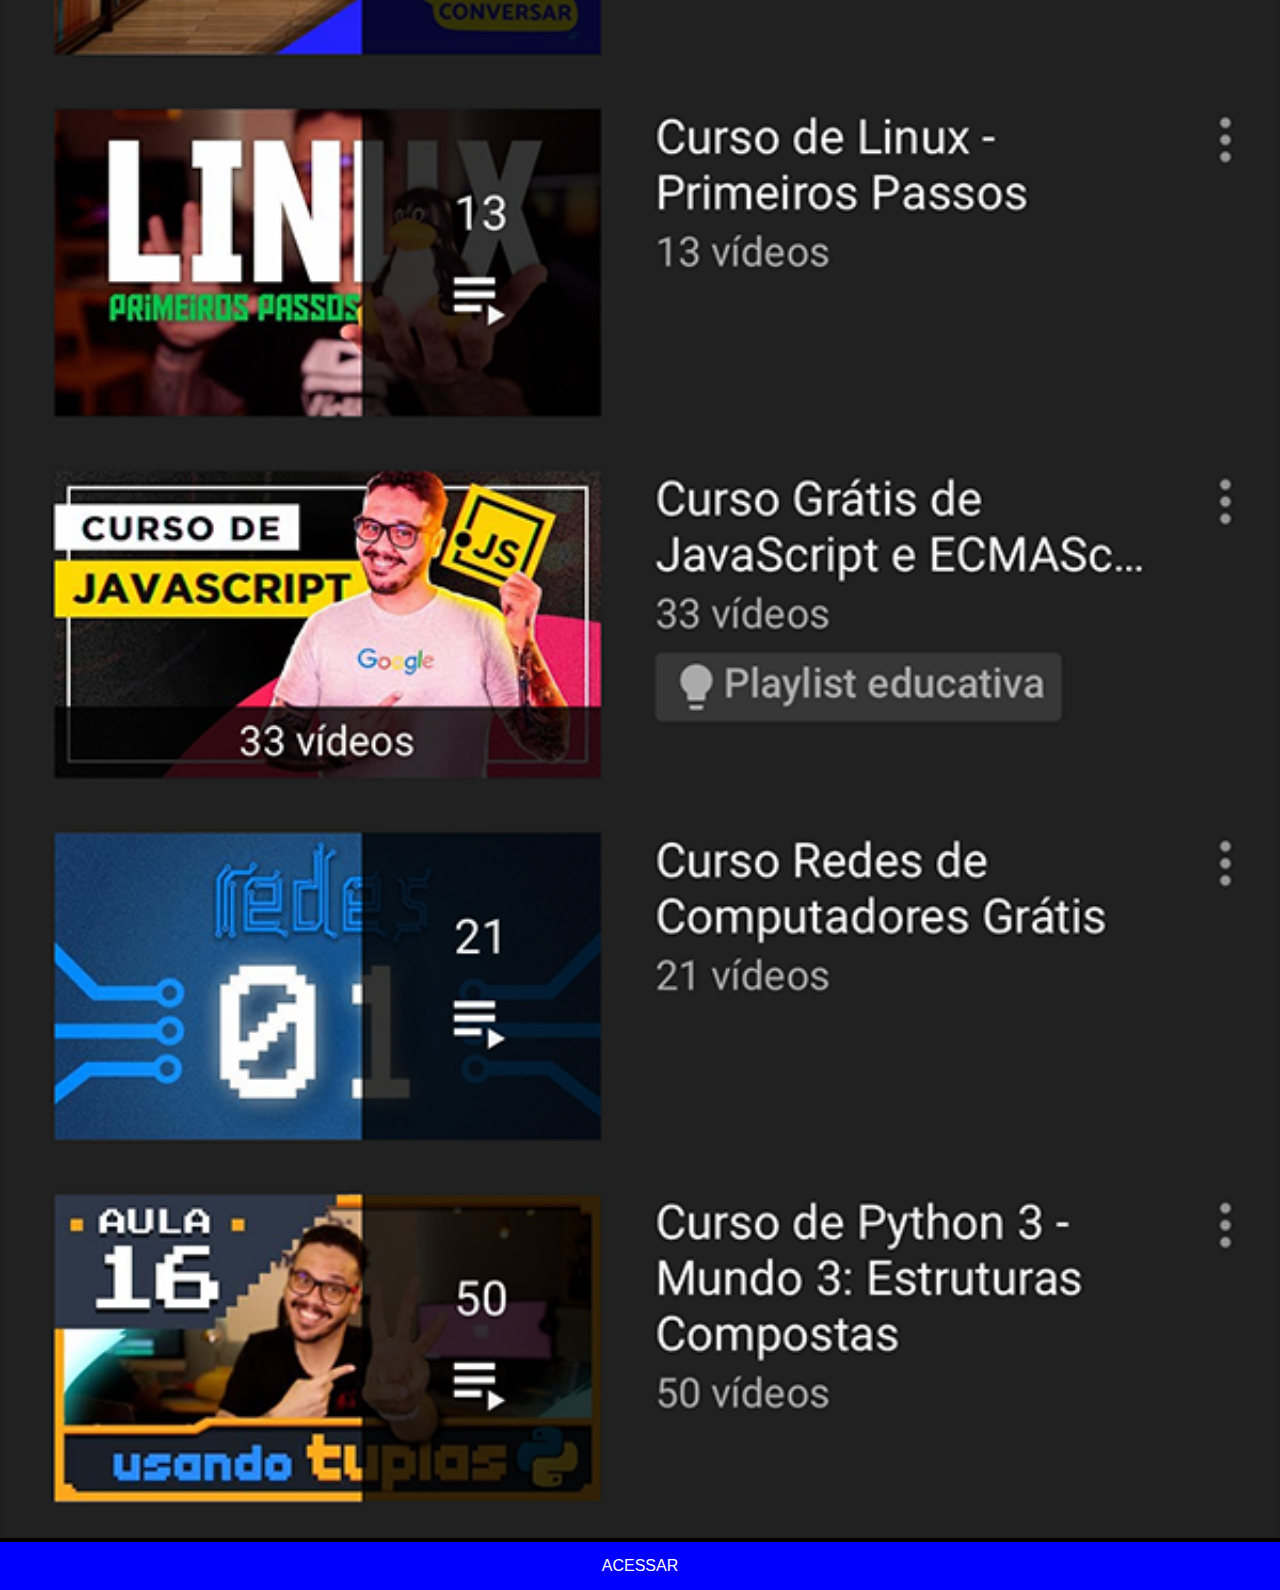
<file: rs/youtube.html>
<!DOCTYPE html>
<html lang="pt-br">
<head>
    <meta charset="UTF-8">
    <meta name="viewport" content="width=device-width, initial-scale=1.0">
    <title></title>
    <link rel="stylesheet" href="../estilos/rs.css">
</head>
<body>
    <img src="../imagens/tela-youtube.png" alt="Tela do YouTube em imagem">
    <a href="https://www.youtube.com/cursoemvideo/playlists" target="_blank">ACESSAR</a>
</body>
</html>
</file>
<file: estilos/style.css>
@charset "UTF-8";

*{
    margin: 0;
    padding: 0;
    box-sizing: border-box;
    font-family: Arial, Helvetica, sans-serif;
}
main{
    position: relative;
    height: 100vh;
    width: 100vw;
    background-image: url('../imagens/imagem-de-fundo-mesa.jpg');
    background-repeat: no-repeat;
    background-size: cover;
    background-position: center center;
}
section#cll{
    position: absolute;
    top: 50%;
    left: 50%;
    transform: translate(-50%, -50%);
    width: 300px;
    height: 500px;
    background-image: url('../imagens/IMG_20240122_151243.png');
    background-repeat: no-repeat;
    background-size: contain;
    background-position-x: center;
}
section#cll iframe{
    position: relative;
    left: 47px;
    top: 18px;
    width: 206px;
    height: 459.2px;
    border-radius: 20px;
}
#cll img{
    position: relative;
    top: -422px;
    left: -66px;
    height: 12px;
    border-radius: 100000px;
}
#btrs{
    text-align: right;
}
#btrs img{
    border-radius: 50%;
    height: 80px;
    margin: 5px;
    transition-duration: 0.3s;
    position: relative;
    box-shadow: 3px 3px 4px rgba(0, 0, 0, 0.438);
}
#btrs img:hover{
    border: 1px solid white;
    transform: scale(110%);
    transform: translate(-8px,-8px);
    box-shadow: 5px 5px 7px rgba(0, 0, 0, 0.438);
}
#btrs img:active{
    transform: scale(98%);
}
</file>
<file: estilos/rs.css>
@charset "UTF-8";

*{
    margin: 0;
    padding: 0;
    box-sizing: border-box;
    font-family: Arial, Helvetica, sans-serif;
}
::-webkit-scrollbar{
    height: 0;
    width: 0;
}
body{
    height: 100vh;
    width: 100vw;
    background-color: black;
}
img{
    width: 100vw;
}
a{
    display: block;
    background-color: blue;
    color: white;
    text-decoration: none;
    text-align: center;
    padding-top: 15px;
    padding-bottom: 15px;
}
a:hover{
    background-color: rgb(35, 35, 223);
}
</file>
